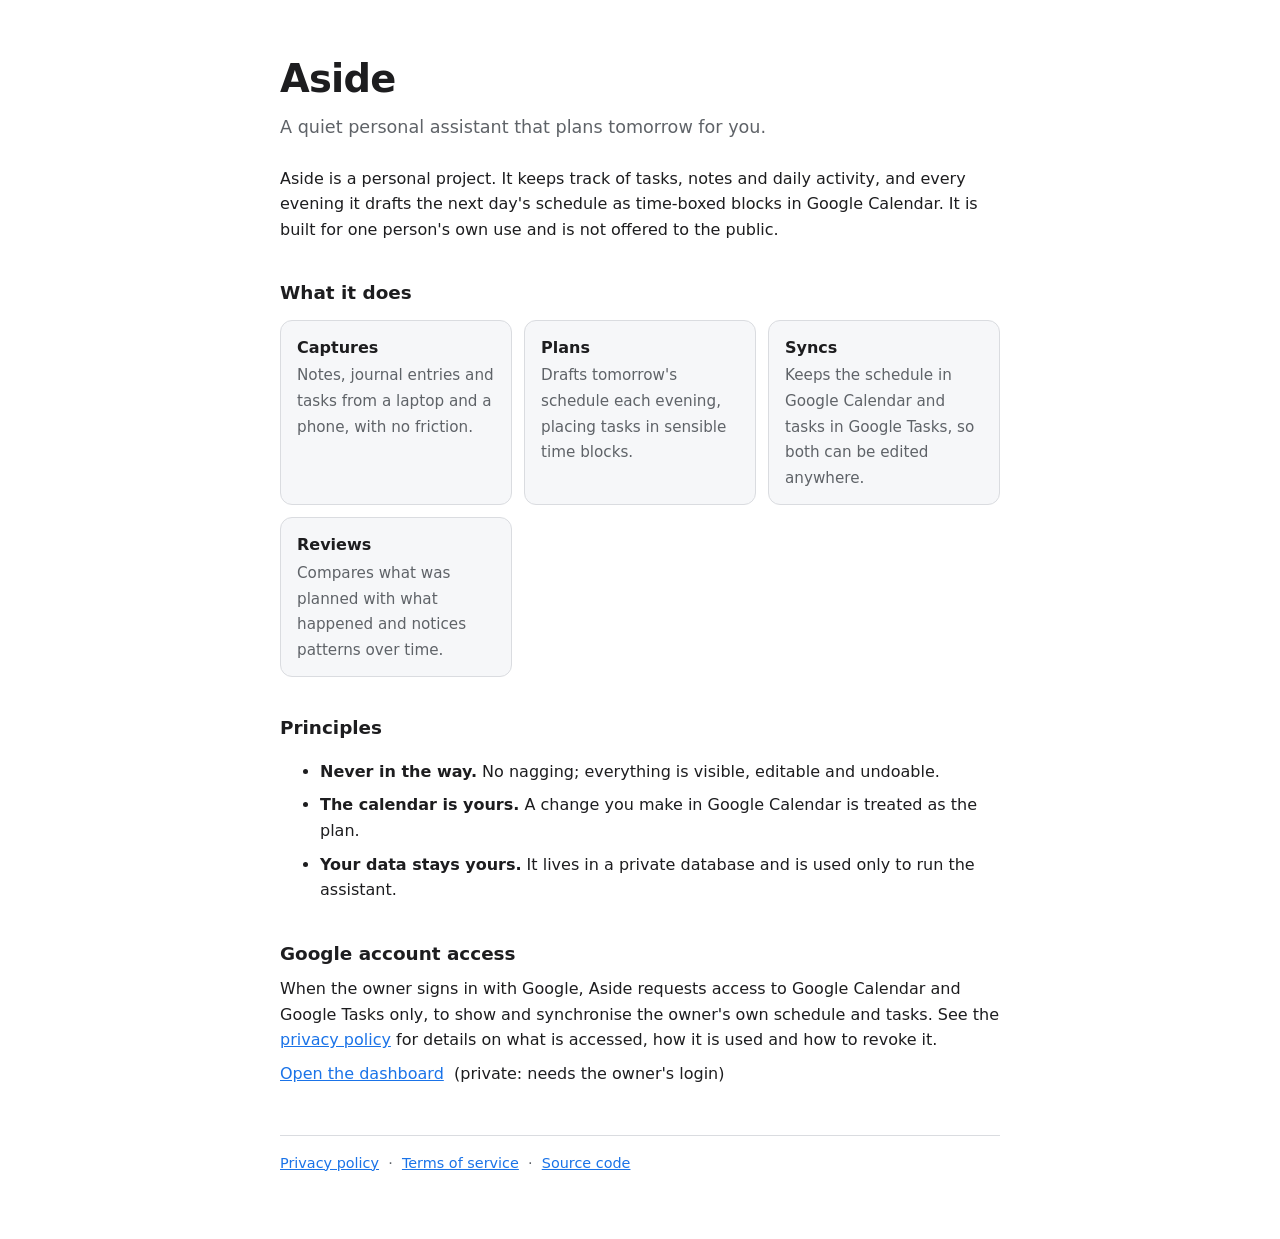
<file: site/index.html>
<!doctype html>
<html lang="en">
<head>
<meta charset="utf-8">
<meta name="viewport" content="width=device-width, initial-scale=1">
<title>Aside</title>
<meta name="description" content="Aside is a quiet personal assistant that plans the next day's schedule from your tasks, notes and activity.">
<style>
  :root { --bg: #ffffff; --fg: #1d1d1f; --muted: #5f6368; --line: #dadce0; --accent: #1a73e8; --card: #f6f7f9; }
  @media (prefers-color-scheme: dark) {
    :root { --bg: #131316; --fg: #e8e8ea; --muted: #a0a3a8; --line: #2e2f34; --accent: #8ab4f8; --card: #1b1c20; }
  }
  body { margin: 0; background: var(--bg); color: var(--fg); font: 16px/1.6 system-ui, -apple-system, "Segoe UI", Roboto, sans-serif; }
  main { max-width: 720px; margin: 0 auto; padding: 48px 16px 64px; }
  h1 { font-size: 2.4rem; margin: 0; letter-spacing: -0.02em; }
  .tag { color: var(--muted); font-size: 1.1rem; margin: 4px 0 24px; }
  h2 { font-size: 1.15rem; margin: 36px 0 8px; }
  p, li { margin: 8px 0; }
  .grid { display: grid; grid-template-columns: repeat(auto-fit, minmax(210px, 1fr)); gap: 12px; margin-top: 12px; }
  .card { background: var(--card); border: 1px solid var(--line); border-radius: 12px; padding: 14px 16px; }
  .card strong { display: block; margin-bottom: 2px; }
  .card span { color: var(--muted); font-size: 0.95rem; }
  footer { margin-top: 48px; padding-top: 16px; border-top: 1px solid var(--line); color: var(--muted); font-size: 0.9rem; }
  a { color: var(--accent); }
</style>
</head>
<body>
<main>
  <h1>Aside</h1>
  <p class="tag">A quiet personal assistant that plans tomorrow for you.</p>

  <p>Aside is a personal project. It keeps track of tasks, notes and daily activity, and every evening it drafts the next day's schedule as time-boxed blocks in Google Calendar. It is built for one person's own use and is not offered to the public.</p>

  <h2>What it does</h2>
  <div class="grid">
    <div class="card"><strong>Captures</strong><span>Notes, journal entries and tasks from a laptop and a phone, with no friction.</span></div>
    <div class="card"><strong>Plans</strong><span>Drafts tomorrow's schedule each evening, placing tasks in sensible time blocks.</span></div>
    <div class="card"><strong>Syncs</strong><span>Keeps the schedule in Google Calendar and tasks in Google Tasks, so both can be edited anywhere.</span></div>
    <div class="card"><strong>Reviews</strong><span>Compares what was planned with what happened and notices patterns over time.</span></div>
  </div>

  <h2>Principles</h2>
  <ul>
    <li><strong>Never in the way.</strong> No nagging; everything is visible, editable and undoable.</li>
    <li><strong>The calendar is yours.</strong> A change you make in Google Calendar is treated as the plan.</li>
    <li><strong>Your data stays yours.</strong> It lives in a private database and is used only to run the assistant.</li>
  </ul>

  <h2>Google account access</h2>
  <p>When the owner signs in with Google, Aside requests access to Google Calendar and Google Tasks only, to show and synchronise the owner's own schedule and tasks. See the <a href="privacy.html">privacy policy</a> for details on what is accessed, how it is used and how to revoke it.</p>

  <p><a href="app/">Open the dashboard</a> &nbsp;(private: needs the owner's login)</p>

  <footer>
    <a href="privacy.html">Privacy policy</a>
    &nbsp;·&nbsp; <a href="terms.html">Terms of service</a>
    &nbsp;·&nbsp; <a href="https://github.com/akashKawalkar/aside">Source code</a>
  </footer>
</main>
</body>
</html>
</file>
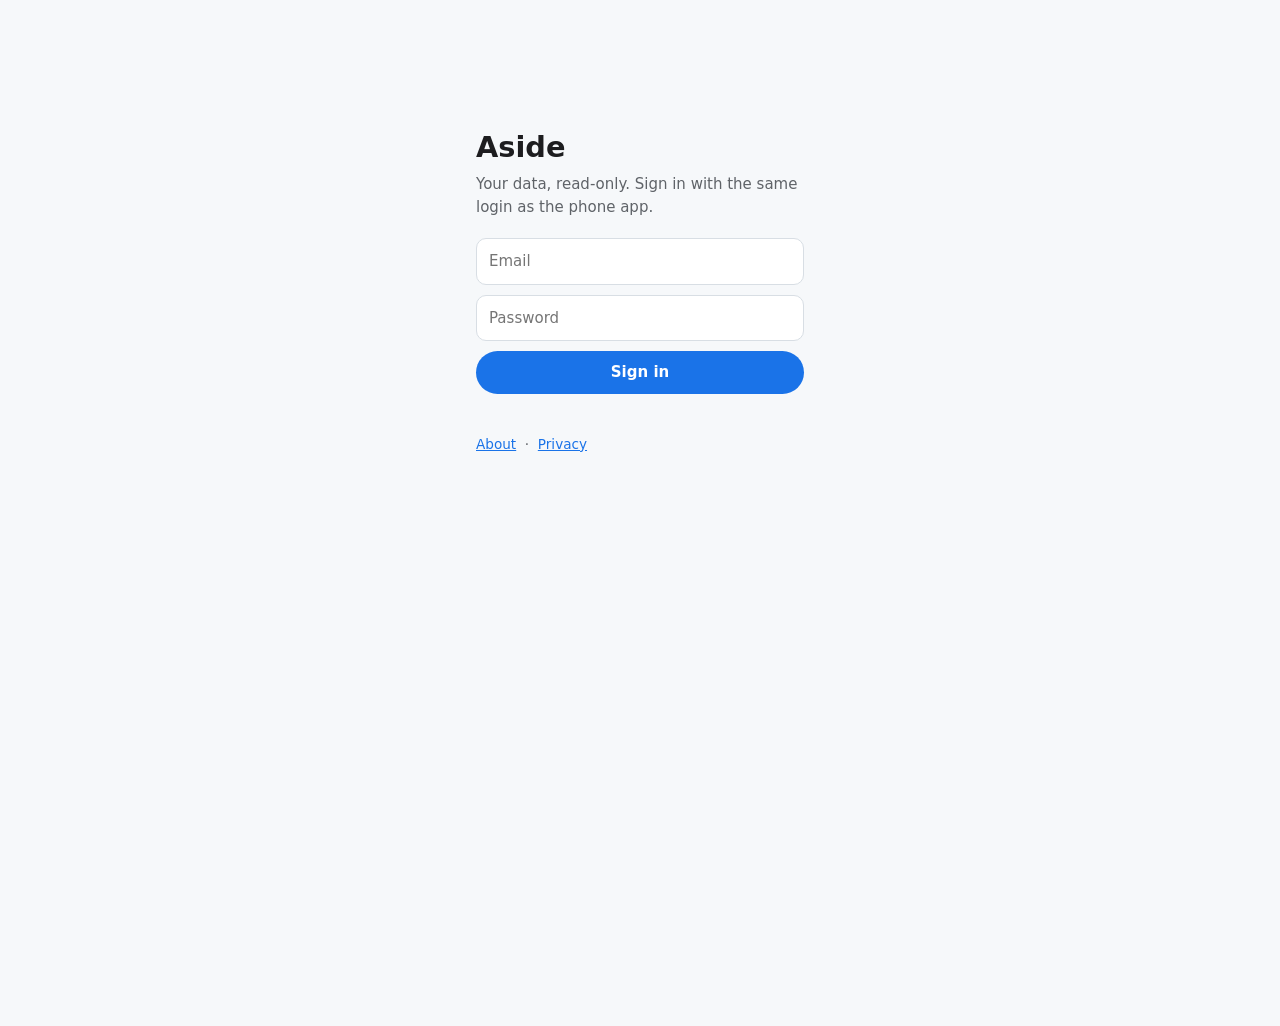
<file: site/app/index.html>
<!doctype html>
<html lang="en">
<head>
<meta charset="utf-8">
<meta name="viewport" content="width=device-width, initial-scale=1">
<meta name="robots" content="noindex, nofollow">
<meta http-equiv="Content-Security-Policy"
      content="default-src 'self'; connect-src 'self' https://*.supabase.co; style-src 'self' 'unsafe-inline'; img-src 'self' data:; base-uri 'none'; form-action 'none'">
<title>Aside dashboard</title>
<link rel="stylesheet" href="style.css">
</head>
<body>

<section id="login" class="login hidden">
  <h1>Aside</h1>
  <p>Your data, read-only. Sign in with the same login as the phone app.</p>
  <form id="login-form">
    <input id="email" type="email" placeholder="Email" autocomplete="username" required>
    <input id="password" type="password" placeholder="Password" autocomplete="current-password" required>
    <button class="btn" id="login-btn" type="submit">Sign in</button>
    <div id="login-error" class="error"></div>
  </form>
  <p class="small muted" style="margin-top:22px"><a href="../">About</a> &nbsp;·&nbsp; <a href="../privacy.html">Privacy</a></p>
</section>

<div id="app" class="hidden">
  <header class="top">
    <div class="bar">
      <h1>Aside</h1>
      <div class="who"><span id="who"></span><button class="btn ghost" id="refresh" type="button">Refresh</button><button class="btn ghost" id="logout" type="button">Sign out</button></div>
    </div>
    <nav id="nav"></nav>
  </header>
  <main id="view"></main>
</div>

<noscript><p style="padding:20px">This page needs JavaScript.</p></noscript>
<script src="config.js"></script>
<script src="app.js"></script>
</body>
</html>
</file>
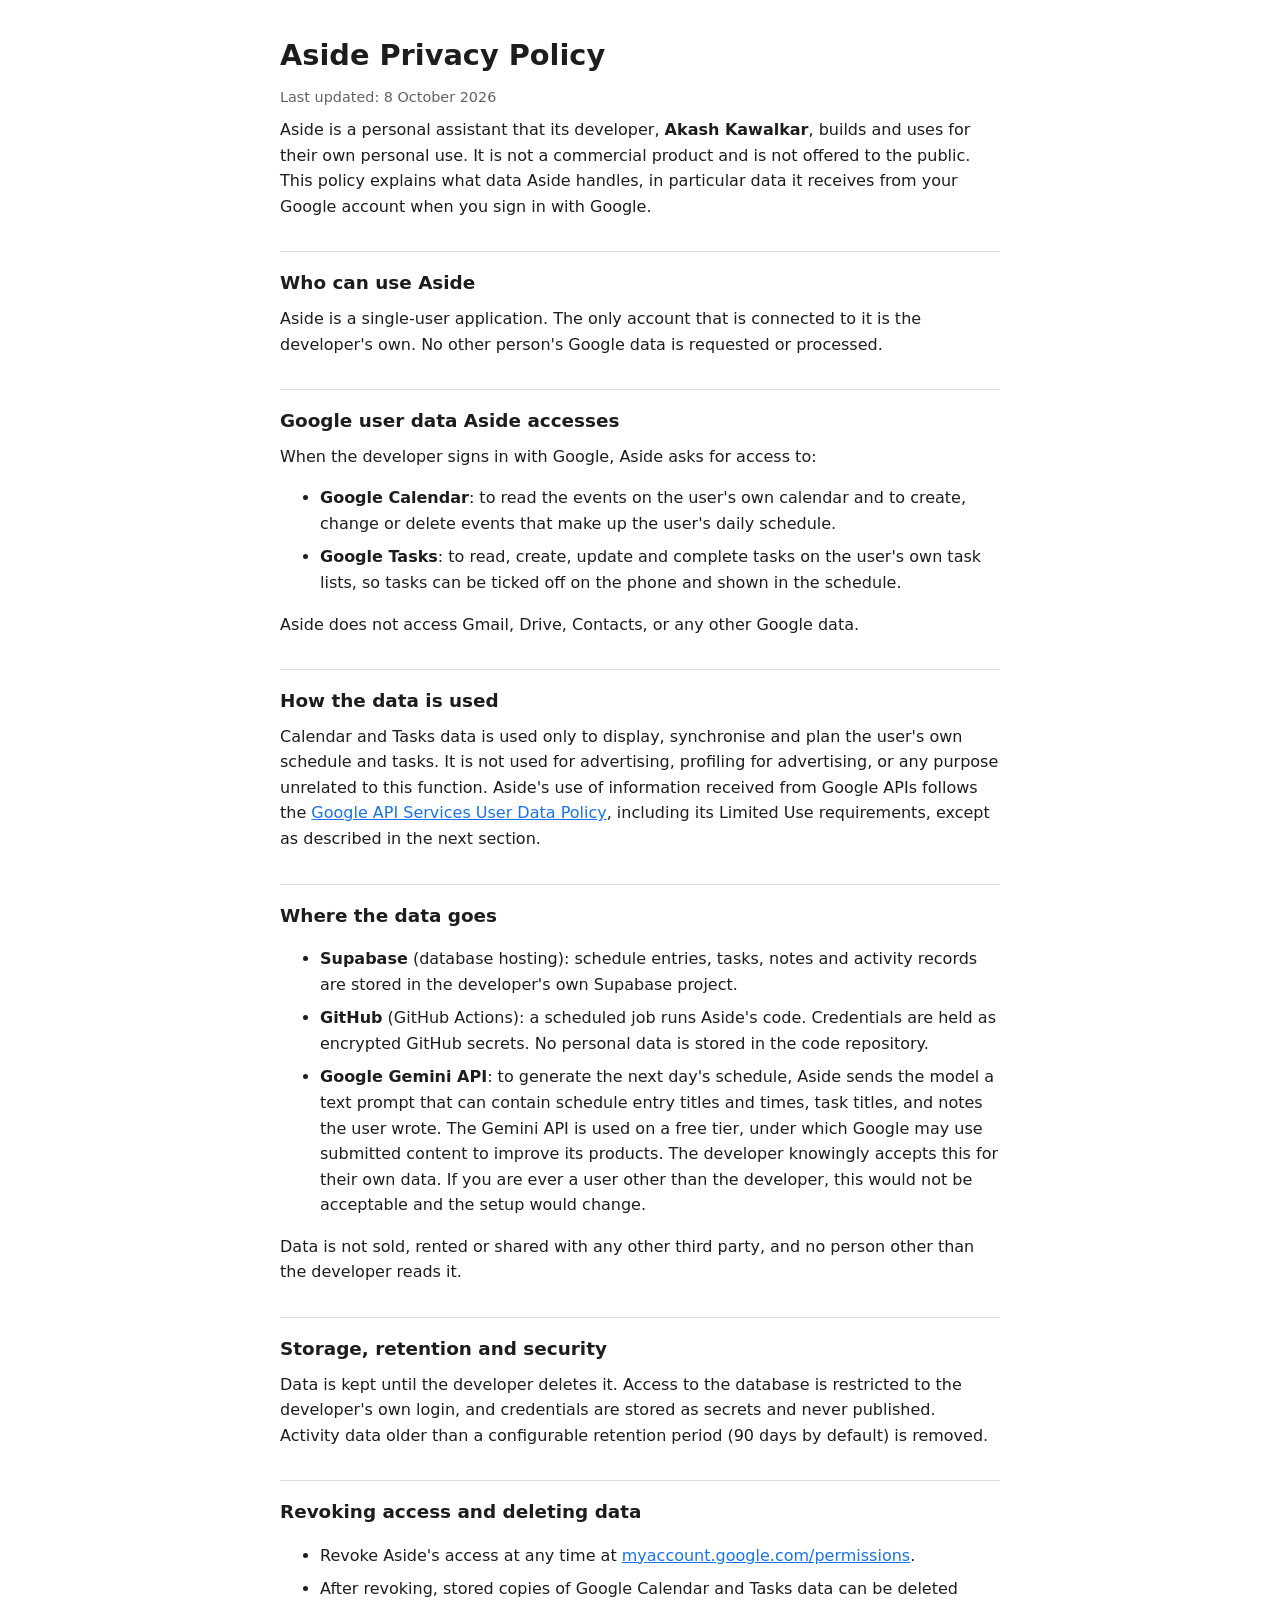
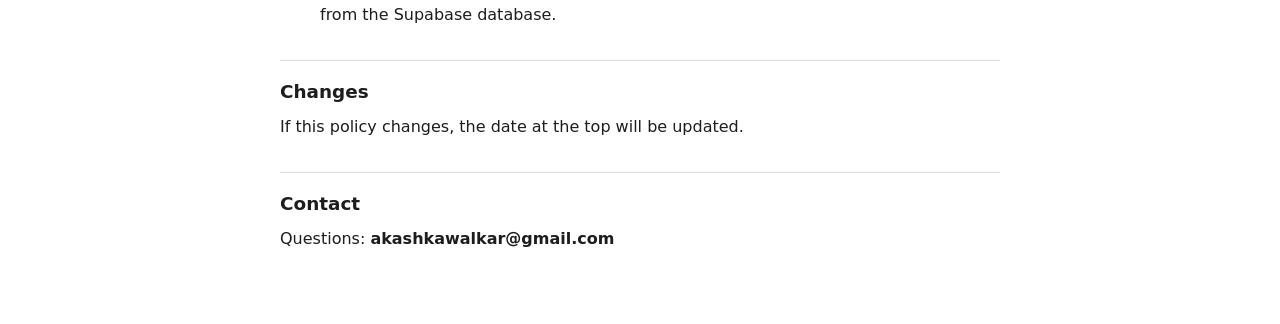
<file: site/privacy.html>
<!doctype html>
<html lang="en">
<head>
<meta charset="utf-8">
<meta name="viewport" content="width=device-width, initial-scale=1">
<title>Aside Privacy Policy</title>
<style>
  :root { --bg: #ffffff; --fg: #1d1d1f; --muted: #5f6368; --line: #dadce0; --accent: #1a73e8; }
  @media (prefers-color-scheme: dark) {
    :root { --bg: #131316; --fg: #e8e8ea; --muted: #a0a3a8; --line: #2e2f34; --accent: #8ab4f8; }
  }
  body { margin: 0; background: var(--bg); color: var(--fg); font: 16px/1.6 system-ui, -apple-system, "Segoe UI", Roboto, sans-serif; }
  main { max-width: 720px; margin: 0 auto; padding: 32px 16px 64px; }
  h1 { font-size: 1.8rem; margin: 0 0 4px; }
  h2 { font-size: 1.15rem; margin: 32px 0 8px; padding-top: 16px; border-top: 1px solid var(--line); }
  p, li { margin: 8px 0; }
  .muted { color: var(--muted); font-size: 0.9rem; }
  a { color: var(--accent); }
</style>
</head>
<body>
<main>
  <h1>Aside Privacy Policy</h1>
  <p class="muted">Last updated: 8 October 2026</p>

  <p>Aside is a personal assistant that its developer, <strong>Akash Kawalkar</strong>, builds and uses for their own personal use. It is not a commercial product and is not offered to the public. This policy explains what data Aside handles, in particular data it receives from your Google account when you sign in with Google.</p>

  <h2>Who can use Aside</h2>
  <p>Aside is a single-user application. The only account that is connected to it is the developer's own. No other person's Google data is requested or processed.</p>

  <h2>Google user data Aside accesses</h2>
  <p>When the developer signs in with Google, Aside asks for access to:</p>
  <ul>
    <li><strong>Google Calendar</strong>: to read the events on the user's own calendar and to create, change or delete events that make up the user's daily schedule.</li>
    <li><strong>Google Tasks</strong>: to read, create, update and complete tasks on the user's own task lists, so tasks can be ticked off on the phone and shown in the schedule.</li>
  </ul>
  <p>Aside does not access Gmail, Drive, Contacts, or any other Google data.</p>

  <h2>How the data is used</h2>
  <p>Calendar and Tasks data is used only to display, synchronise and plan the user's own schedule and tasks. It is not used for advertising, profiling for advertising, or any purpose unrelated to this function. Aside's use of information received from Google APIs follows the <a href="https://developers.google.com/terms/api-services-user-data-policy">Google API Services User Data Policy</a>, including its Limited Use requirements, except as described in the next section.</p>

  <h2>Where the data goes</h2>
  <ul>
    <li><strong>Supabase</strong> (database hosting): schedule entries, tasks, notes and activity records are stored in the developer's own Supabase project.</li>
    <li><strong>GitHub</strong> (GitHub Actions): a scheduled job runs Aside's code. Credentials are held as encrypted GitHub secrets. No personal data is stored in the code repository.</li>
    <li><strong>Google Gemini API</strong>: to generate the next day's schedule, Aside sends the model a text prompt that can contain schedule entry titles and times, task titles, and notes the user wrote. The Gemini API is used on a free tier, under which Google may use submitted content to improve its products. The developer knowingly accepts this for their own data. If you are ever a user other than the developer, this would not be acceptable and the setup would change.</li>
  </ul>
  <p>Data is not sold, rented or shared with any other third party, and no person other than the developer reads it.</p>

  <h2>Storage, retention and security</h2>
  <p>Data is kept until the developer deletes it. Access to the database is restricted to the developer's own login, and credentials are stored as secrets and never published. Activity data older than a configurable retention period (90 days by default) is removed.</p>

  <h2>Revoking access and deleting data</h2>
  <ul>
    <li>Revoke Aside's access at any time at <a href="https://myaccount.google.com/permissions">myaccount.google.com/permissions</a>.</li>
    <li>After revoking, stored copies of Google Calendar and Tasks data can be deleted from the Supabase database.</li>
  </ul>

  <h2>Changes</h2>
  <p>If this policy changes, the date at the top will be updated.</p>

  <h2>Contact</h2>
  <p>Questions: <strong>akashkawalkar@gmail.com</strong></p>
</main>
</body>
</html>
</file>
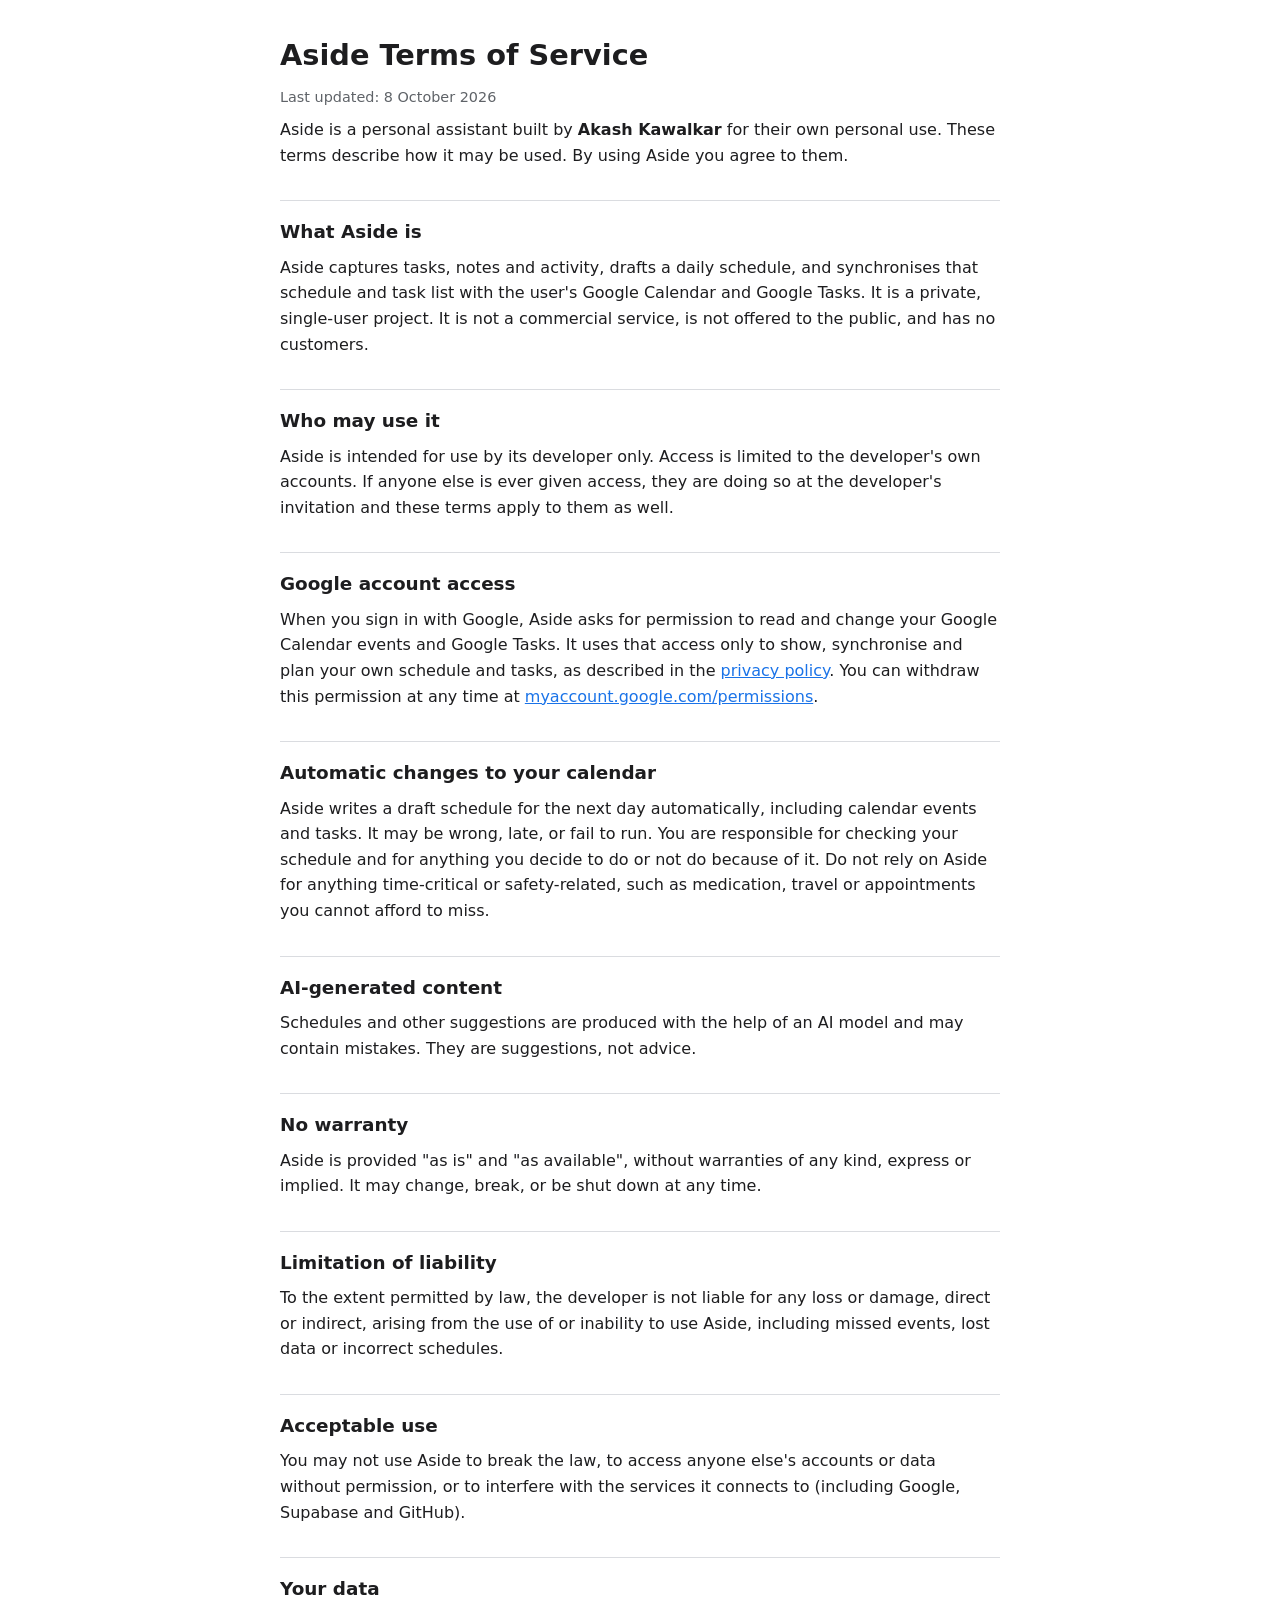
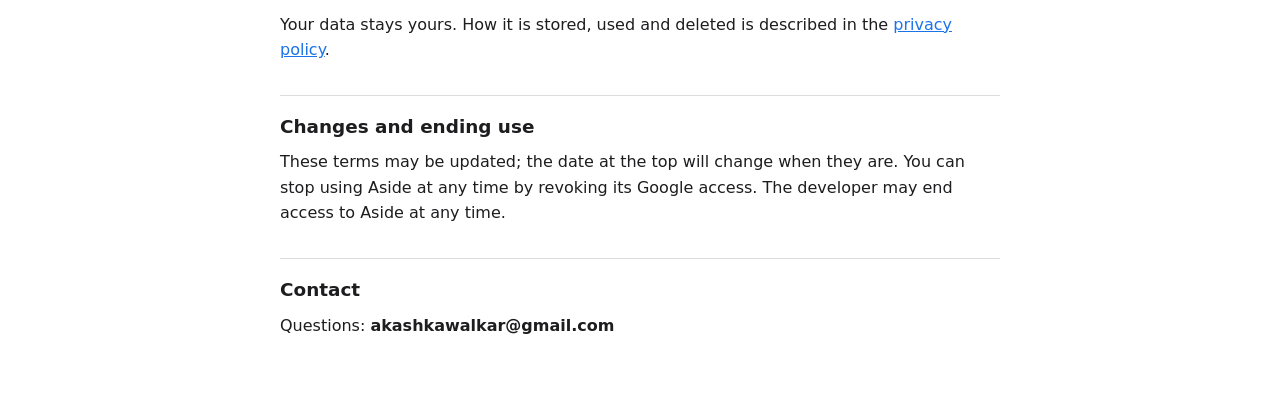
<file: site/terms.html>
<!doctype html>
<html lang="en">
<head>
<meta charset="utf-8">
<meta name="viewport" content="width=device-width, initial-scale=1">
<title>Aside Terms of Service</title>
<style>
  :root { --bg: #ffffff; --fg: #1d1d1f; --muted: #5f6368; --line: #dadce0; --accent: #1a73e8; }
  @media (prefers-color-scheme: dark) {
    :root { --bg: #131316; --fg: #e8e8ea; --muted: #a0a3a8; --line: #2e2f34; --accent: #8ab4f8; }
  }
  body { margin: 0; background: var(--bg); color: var(--fg); font: 16px/1.6 system-ui, -apple-system, "Segoe UI", Roboto, sans-serif; }
  main { max-width: 720px; margin: 0 auto; padding: 32px 16px 64px; }
  h1 { font-size: 1.8rem; margin: 0 0 4px; }
  h2 { font-size: 1.15rem; margin: 32px 0 8px; padding-top: 16px; border-top: 1px solid var(--line); }
  p, li { margin: 8px 0; }
  .muted { color: var(--muted); font-size: 0.9rem; }
  a { color: var(--accent); }
</style>
</head>
<body>
<main>
  <h1>Aside Terms of Service</h1>
  <p class="muted">Last updated: 8 October 2026</p>

  <p>Aside is a personal assistant built by <strong>Akash Kawalkar</strong> for their own personal use. These terms describe how it may be used. By using Aside you agree to them.</p>

  <h2>What Aside is</h2>
  <p>Aside captures tasks, notes and activity, drafts a daily schedule, and synchronises that schedule and task list with the user's Google Calendar and Google Tasks. It is a private, single-user project. It is not a commercial service, is not offered to the public, and has no customers.</p>

  <h2>Who may use it</h2>
  <p>Aside is intended for use by its developer only. Access is limited to the developer's own accounts. If anyone else is ever given access, they are doing so at the developer's invitation and these terms apply to them as well.</p>

  <h2>Google account access</h2>
  <p>When you sign in with Google, Aside asks for permission to read and change your Google Calendar events and Google Tasks. It uses that access only to show, synchronise and plan your own schedule and tasks, as described in the <a href="privacy.html">privacy policy</a>. You can withdraw this permission at any time at <a href="https://myaccount.google.com/permissions">myaccount.google.com/permissions</a>.</p>

  <h2>Automatic changes to your calendar</h2>
  <p>Aside writes a draft schedule for the next day automatically, including calendar events and tasks. It may be wrong, late, or fail to run. You are responsible for checking your schedule and for anything you decide to do or not do because of it. Do not rely on Aside for anything time-critical or safety-related, such as medication, travel or appointments you cannot afford to miss.</p>

  <h2>AI-generated content</h2>
  <p>Schedules and other suggestions are produced with the help of an AI model and may contain mistakes. They are suggestions, not advice.</p>

  <h2>No warranty</h2>
  <p>Aside is provided "as is" and "as available", without warranties of any kind, express or implied. It may change, break, or be shut down at any time.</p>

  <h2>Limitation of liability</h2>
  <p>To the extent permitted by law, the developer is not liable for any loss or damage, direct or indirect, arising from the use of or inability to use Aside, including missed events, lost data or incorrect schedules.</p>

  <h2>Acceptable use</h2>
  <p>You may not use Aside to break the law, to access anyone else's accounts or data without permission, or to interfere with the services it connects to (including Google, Supabase and GitHub).</p>

  <h2>Your data</h2>
  <p>Your data stays yours. How it is stored, used and deleted is described in the <a href="privacy.html">privacy policy</a>.</p>

  <h2>Changes and ending use</h2>
  <p>These terms may be updated; the date at the top will change when they are. You can stop using Aside at any time by revoking its Google access. The developer may end access to Aside at any time.</p>

  <h2>Contact</h2>
  <p>Questions: <strong>akashkawalkar@gmail.com</strong></p>
</main>
</body>
</html>
</file>
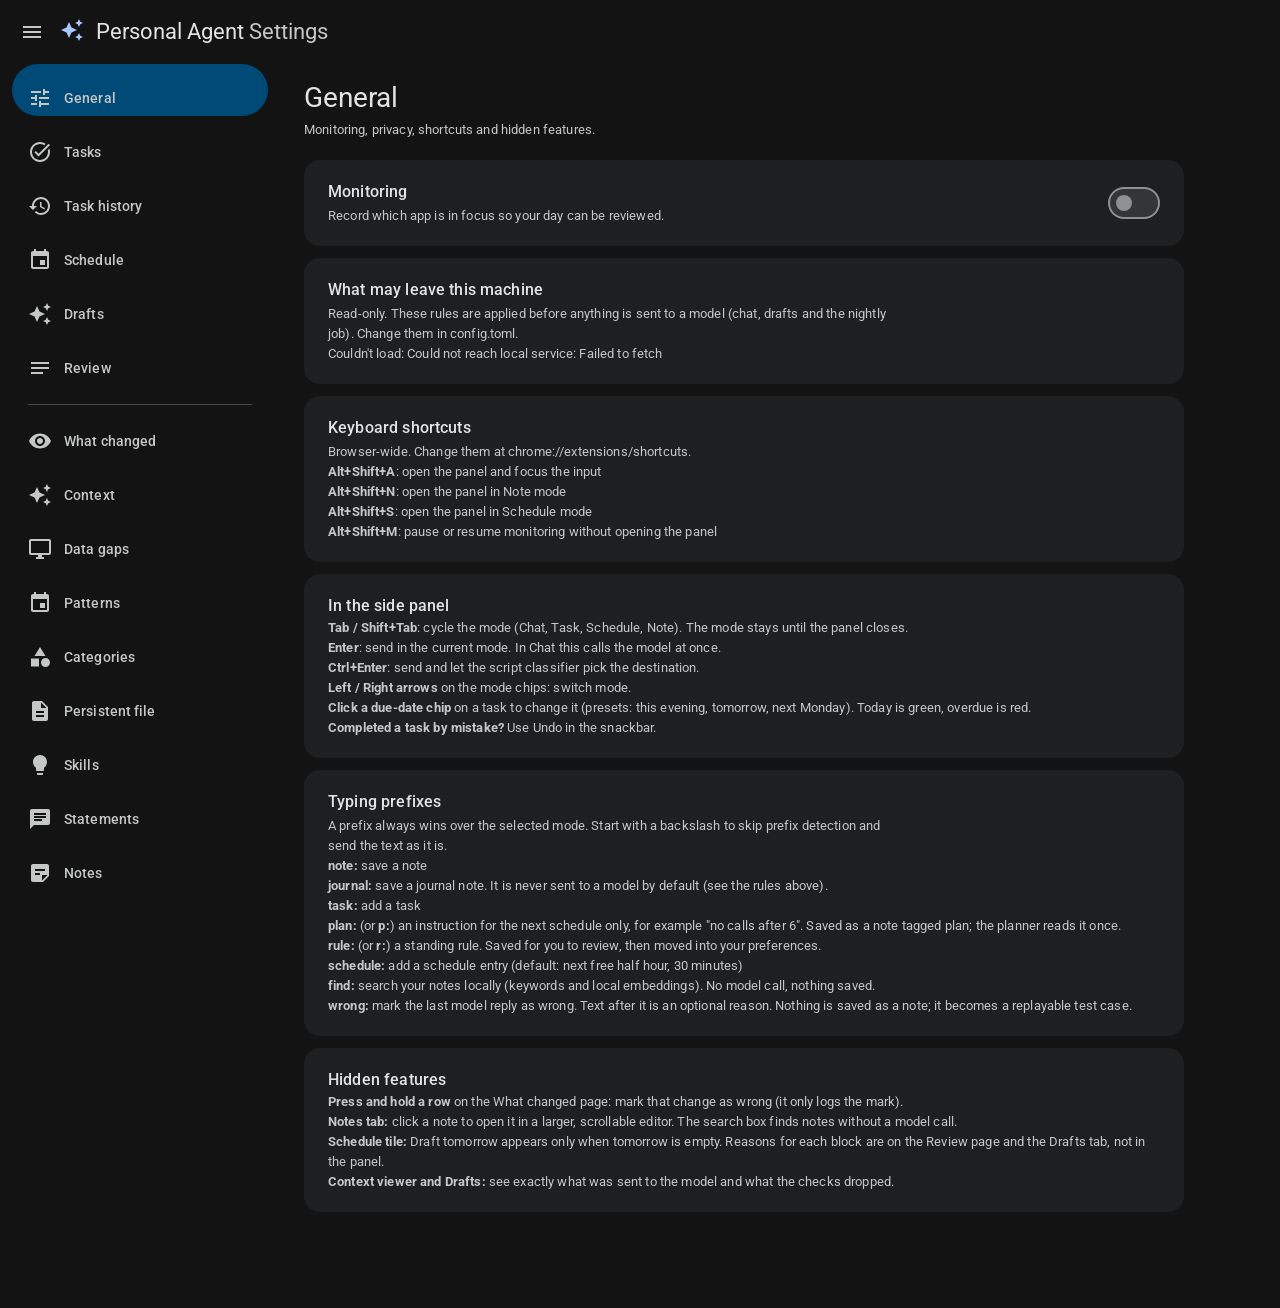
<file: extension1/settings/settings.html>
<!DOCTYPE html>
<html lang="en">
<head>
  <meta charset="UTF-8" />
  <meta name="viewport" content="width=device-width, initial-scale=1" />
  <title>Personal Agent — Settings</title>
  <link rel="stylesheet" href="../shared/ui/fonts.css" />
  <link rel="stylesheet" href="../shared/ui/tokens.css" />
  <link rel="stylesheet" href="../shared/ui/components.css" />
  <link rel="stylesheet" href="../shared/ui/pickers.css" />
  <link rel="stylesheet" href="../shared/ui/event.css" />
  <link rel="stylesheet" href="../shared/ui/draft.css" />
  <link rel="stylesheet" href="settings.css" />
</head>
<body>
  <div id="shell">

    <header id="top-bar">
      <button id="nav-toggle" class="icon-btn stateful" aria-label="Collapse navigation" data-icon="menu"></button>
      <span class="app-mark" data-icon="spark"></span>
      <h1>Personal Agent <span class="muted">Settings</span></h1>
    </header>

    <nav id="drawer" aria-label="Settings sections">
      <span id="nav-indicator" aria-hidden="true"></span>
      <button class="nav-item stateful" data-tab="general"><span class="nav-icon" data-icon="tune"></span><span class="nav-label">General</span></button>
      <button class="nav-item stateful" data-tab="tasks"><span class="nav-icon" data-icon="task_alt"></span><span class="nav-label">Tasks</span></button>
      <button class="nav-item stateful" data-tab="task-history"><span class="nav-icon" data-icon="history"></span><span class="nav-label">Task history</span></button>
      <button class="nav-item stateful" data-tab="schedule"><span class="nav-icon" data-icon="event"></span><span class="nav-label">Schedule</span></button>
      <button class="nav-item stateful" data-tab="drafts"><span class="nav-icon" data-icon="spark"></span><span class="nav-label">Drafts</span></button>
      <button class="nav-item stateful" data-tab="review"><span class="nav-icon" data-icon="notes"></span><span class="nav-label">Review</span></button>
      <span class="nav-divider"></span>
      <button class="nav-item stateful" data-tab="inspect"><span class="nav-icon" data-icon="visibility"></span><span class="nav-label">What changed</span></button>
      <button class="nav-item stateful" data-tab="context"><span class="nav-icon" data-icon="spark"></span><span class="nav-label">Context</span></button>
      <button class="nav-item stateful" data-tab="data-gaps"><span class="nav-icon" data-icon="monitor"></span><span class="nav-label">Data gaps</span></button>
      <button class="nav-item stateful" data-tab="observations"><span class="nav-icon" data-icon="event"></span><span class="nav-label">Patterns</span></button>
      <button class="nav-item stateful" data-tab="categories"><span class="nav-icon" data-icon="category"></span><span class="nav-label">Categories</span></button>
      <button class="nav-item stateful" data-tab="persistent-file"><span class="nav-icon" data-icon="description"></span><span class="nav-label">Persistent file</span></button>
            <button class="nav-item stateful" data-tab="skills"><span class="nav-icon" data-icon="lightbulb"></span><span class="nav-label">Skills</span></button>
      <button class="nav-item stateful" data-tab="statements"><span class="nav-icon" data-icon="chat"></span><span class="nav-label">Statements</span></button>
<button class="nav-item stateful" data-tab="notes"><span class="nav-icon" data-icon="sticky_note_2"></span><span class="nav-label">Notes</span></button>
      <button class="nav-item stateful" data-tab="tables"><span class="nav-icon" data-icon="table_chart"></span><span class="nav-label">Tables</span></button>
      <button class="nav-item stateful" data-tab="ring-log"><span class="nav-icon" data-icon="sync_problem"></span><span class="nav-label">Connection log</span></button>
    </nav>

    <main id="content">

      <!-- General: monitoring toggle -->
      <section class="tab-panel active" id="tab-general">
        <header class="section-head">
          <h2>General</h2>
          <p class="supporting">Monitoring, privacy, shortcuts and hidden features.</p>
        </header>

        <div class="card setting-card">
          <div class="setting-row">
            <div class="setting-text">
              <div class="title-medium">Monitoring</div>
              <div class="supporting">Record which app is in focus so your day can be reviewed.</div>
            </div>
            <label class="switch">
              <input type="checkbox" id="toggle-monitoring" role="switch" aria-label="Monitoring enabled" />
              <span class="track"><span class="thumb"></span></span>
            </label>
          </div>
        </div>

        <div class="card setting-card">
          <div class="setting-text">
            <div class="title-medium">What may leave this machine</div>
            <div class="supporting">Read-only. These rules are applied before anything is sent to a model (chat, drafts and the nightly job). Change them in config.toml.</div>
          </div>
          <div id="privacy-view" class="flex-column gap-3"></div>
        </div>

        <div class="card setting-card">
          <div class="setting-text">
            <div class="title-medium">Keyboard shortcuts</div>
            <div class="supporting">Browser-wide. Change them at chrome://extensions/shortcuts.</div>
          </div>
          <div class="flex-column gap-3">
            <div class="supporting"><b>Alt+Shift+A</b>: open the panel and focus the input</div>
            <div class="supporting"><b>Alt+Shift+N</b>: open the panel in Note mode</div>
            <div class="supporting"><b>Alt+Shift+S</b>: open the panel in Schedule mode</div>
            <div class="supporting"><b>Alt+Shift+M</b>: pause or resume monitoring without opening the panel</div>
          </div>
        </div>

        <div class="card setting-card">
          <div class="setting-text">
            <div class="title-medium">In the side panel</div>
          </div>
          <div class="flex-column gap-3">
            <div class="supporting"><b>Tab / Shift+Tab</b>: cycle the mode (Chat, Task, Schedule, Note). The mode stays until the panel closes.</div>
            <div class="supporting"><b>Enter</b>: send in the current mode. In Chat this calls the model at once.</div>
            <div class="supporting"><b>Ctrl+Enter</b>: send and let the script classifier pick the destination.</div>
            <div class="supporting"><b>Left / Right arrows</b> on the mode chips: switch mode.</div>
            <div class="supporting"><b>Click a due-date chip</b> on a task to change it (presets: this evening, tomorrow, next Monday). Today is green, overdue is red.</div>
            <div class="supporting"><b>Completed a task by mistake?</b> Use Undo in the snackbar.</div>
          </div>
        </div>

        <div class="card setting-card">
          <div class="setting-text">
            <div class="title-medium">Typing prefixes</div>
            <div class="supporting">A prefix always wins over the selected mode. Start with a backslash to skip prefix detection and send the text as it is.</div>
          </div>
          <div class="flex-column gap-3">
            <div class="supporting"><b>note:</b> save a note</div>
            <div class="supporting"><b>journal:</b> save a journal note. It is never sent to a model by default (see the rules above).</div>
            <div class="supporting"><b>task:</b> add a task</div>
            <div class="supporting"><b>plan:</b> (or <b>p:</b>) an instruction for the next schedule only, for example "no calls after 6". Saved as a note tagged plan; the planner reads it once.</div>
            <div class="supporting"><b>rule:</b> (or <b>r:</b>) a standing rule. Saved for you to review, then moved into your preferences.</div>
            <div class="supporting"><b>schedule:</b> add a schedule entry (default: next free half hour, 30 minutes)</div>
            <div class="supporting"><b>find:</b> search your notes locally (keywords and local embeddings). No model call, nothing saved.</div>
            <div class="supporting"><b>wrong:</b> mark the last model reply as wrong. Text after it is an optional reason. Nothing is saved as a note; it becomes a replayable test case.</div>
          </div>
        </div>

        <div class="card setting-card">
          <div class="setting-text">
            <div class="title-medium">Hidden features</div>
          </div>
          <div class="flex-column gap-3">
            <div class="supporting"><b>Press and hold a row</b> on the What changed page: mark that change as wrong (it only logs the mark).</div>
            <div class="supporting"><b>Notes tab:</b> click a note to open it in a larger, scrollable editor. The search box finds notes without a model call.</div>
            <div class="supporting"><b>Schedule tile:</b> Draft tomorrow appears only when tomorrow is empty. Reasons for each block are on the Review page and the Drafts tab, not in the panel.</div>
            <div class="supporting"><b>Context viewer and Drafts:</b> see exactly what was sent to the model and what the checks dropped.</div>
          </div>
        </div>
      </section>

      <!-- Tasks: every pending task, editable inline (Google Tasks style) -->
      <section class="tab-panel" id="tab-tasks">
        <header class="section-head">
          <h2>Tasks</h2>
          <p class="supporting">Pending tasks, soonest due first. Edit a title in place and press Enter; click the date to reschedule.</p>
        </header>
        <div class="card list-card" id="tasks-view"></div>
      </section>

      <!-- Task history: completed, deleted and expired -->
      <section class="tab-panel" id="tab-task-history">
        <header class="section-head">
          <h2>Task history</h2>
          <p class="supporting">Tasks that were completed, deleted or expired, newest first.</p>
        </header>
        <div class="card list-card" id="task-history-view"></div>
      </section>

      <!-- Schedule: one day at a time -->
      <section class="tab-panel" id="tab-schedule">
        <header class="section-head">
          <h2>Schedule</h2>
          <p class="supporting">Browse any day. Click an entry to edit it.</p>
        </header>
        <div class="sched-toolbar">
          <button id="schedule-today" class="btn outlined stateful">Today</button>
          <button id="schedule-prev" class="icon-btn stateful" aria-label="Previous day" data-icon="chevron_left"></button>
          <button id="schedule-next" class="icon-btn stateful" aria-label="Next day" data-icon="chevron_right"></button>
          <button id="schedule-date" class="date-label stateful" aria-haspopup="dialog"></button>
        </div>
        <div class="card list-card" id="schedule-view"></div>
      </section>

      <!-- Drafts: every generated schedule version, with reasons -->
      <section class="tab-panel" id="tab-drafts">
        <header class="section-head">
          <h2>Drafts</h2>
          <p class="supporting">Every schedule draft ever made, newest first: why each block was proposed, what the checks dropped, and how the day turned out against the first draft.</p>
        </header>
        <div id="drafts-list" class="flex-column gap-3"></div>
      </section>

      <!-- Review: the latest nightly review plus when and how it is delivered -->
      <section class="tab-panel" id="tab-review">
        <header class="section-head">
          <h2>Review</h2>
          <p class="supporting">Written each night so you can plan tomorrow. It never interrupts: it's here when you look.</p>
        </header>
        <div class="card review-card" id="review-view"></div>
        <div class="review-actions">
          <button id="review-preview" class="btn outlined stateful">Preview today</button>
        </div>

        <div id="review-draft-group" hidden>
          <h3 class="group-title">Tomorrow</h3>
          <div class="card setting-card" id="review-draft-card"></div>
        </div>

        <h3 class="group-title">Delivery</h3>
        <div class="card setting-card">
          <div class="setting-row">
            <div class="setting-text">
              <div class="title-medium">Written at</div>
              <div class="supporting">Your laptop has to be on. If it isn't, that night is skipped.</div>
            </div>
            <div id="review-time-slot"></div>
          </div>
        </div>
        <div class="card setting-card">
          <div class="setting-row">
            <div class="setting-text">
              <div class="title-medium">Email me the review</div>
              <div class="supporting">Off by default. Sent right after it's written, at the interval you pick.</div>
            </div>
            <label class="switch">
              <input type="checkbox" id="review-email-toggle" role="switch" aria-label="Email the review" />
              <span class="track"><span class="thumb"></span></span>
            </label>
          </div>
          <div class="review-fields">
            <div class="text-field">
              <input id="review-recipient" type="email" placeholder=" " autocomplete="email" />
              <span class="label">Send to</span>
            </div>
            <div id="review-frequency-slot"></div>
          </div>
        </div>
      </section>

      <!-- What changed -->
      <section class="tab-panel" id="tab-inspect">
        <header class="section-head">
          <h2>What changed</h2>
          <p class="supporting">Every change made to the persistent file, and what caused it. Undo puts an entry back as it was.</p>
        </header>
        <div id="diff-log-view"></div>
      </section>

      <!-- Context viewer -->
      <section class="tab-panel" id="tab-context">
        <header class="section-head">
          <h2>Context</h2>
          <p class="supporting">What went into each prompt, what was left out and why. Open one to replay it under another recipe.</p>
        </header>
        <div id="context-view"></div>
      </section>

      <!-- Data gaps -->
      <section class="tab-panel" id="tab-data-gaps">
        <header class="section-head">
          <h2>Data gaps</h2>
          <p class="supporting">Where tracking has holes during waking hours, and why. Idle time counts as tracked.</p>
        </header>
        <div id="gaps-health" class="gaps-health"></div>
        <div class="gaps-month">
          <button type="button" class="icon-btn stateful" id="gaps-prev" aria-label="Previous month" data-icon="chevron_left"></button>
          <span id="gaps-title" class="gaps-title"></span>
          <button type="button" class="icon-btn stateful" id="gaps-next" aria-label="Next month" data-icon="chevron_right"></button>
        </div>
        <div id="gaps-view"></div>
      </section>

      <!-- Code-only pattern observations -->
      <section class="tab-panel" id="tab-observations">
        <header class="section-head">
          <h2>Patterns</h2>
          <p class="supporting">Repeated patterns from recorded schedules, sessions, and task changes. Schedule routines are marked with a question after two expected days are missed and dropped after three. Delete anything you do not want kept.</p>
        </header>
        <div id="observations-view" class="flex-column gap-3"></div>
      </section>

      <!-- Weekly category review & rules -->
      <section class="tab-panel" id="tab-categories">
        <header class="section-head">
          <h2>Categories</h2>
          <p class="supporting">Review weekly category suggestions from nightly digests and manage activity classification rules.</p>
        </header>
        <div id="categories-view" class="flex-column gap-3"></div>
      </section>

      <!-- Persistent file -->
      <section class="tab-panel" id="tab-persistent-file">
        <header class="section-head">
          <h2>Persistent file</h2>
          <p class="supporting">What the agent always knows about you. Every change is logged under What changed, where it can be undone.</p>
        </header>
        <div id="persistent-view"></div>
      </section>

      
      <!-- Skills -->
      <section class="tab-panel" id="tab-skills">
        <header class="section-head">
          <h2>Skills</h2>
          <p class="supporting">Hand-written instructions that the agent loads based on context.</p>
        </header>
        <div id="skills-list" class="flex-column gap-3"></div>
      </section>

      <!-- Statements -->
      <section class="tab-panel" id="tab-statements">
        <header class="section-head">
          <h2>Statements / Candidates / Instructions</h2>
          <p class="supporting">View structured data from the extraction tables.</p>
        </header>
        <div class="flex-column gap-3">
            <h3>Statements</h3>
            <div id="statements-list" class="flex-column gap-2"></div>
            <h3>Candidate Items</h3>
            <div id="candidate-items-list" class="flex-column gap-2"></div>
            <h3>Instruction Records</h3>
            <div id="instruction-records-list" class="flex-column gap-2"></div>
        </div>
      </section>

        <!-- Notes -->
      <section class="tab-panel" id="tab-notes">
        <header class="section-head">
          <h2>Notes</h2>
          <p class="supporting">Captured notes, indexed by tags.</p>
        </header>
        <div class="notes-toolbar" style="padding: 0 24px 8px;">
           <input id="notes-search" class="notes-search" type="search" placeholder="Search notes (words or meaning; stays on this computer)" aria-label="Search notes" maxlength="500" />
        </div>
        <div class="notes-toolbar" style="padding: 0 24px 16px;">
           <div id="notes-tag-filters" style="display: flex; gap: 8px; flex-wrap: wrap;"></div>
        </div>
        <div class="card list-card" id="notes-view"></div>
      </section>

      <!-- Raw table browsing -->
      <section class="tab-panel" id="tab-tables">
        <header class="section-head">
          <h2>Tables</h2>
          <p class="supporting">The latest rows from any table.</p>
        </header>
        <div class="table-toolbar">
          <div id="table-select-slot"></div>
          <span id="table-count" class="chip small" hidden></span>
        </div>
        <div id="table-view"></div>
      </section>

      <!-- Ring/connection failure log (client-side, from chrome.storage.local) -->
      <section class="tab-panel" id="tab-ring-log">
        <header class="section-head">
          <h2>Connection log</h2>
          <p class="supporting">Every non-success response the panel has seen: why something was saved with a default, or why a request failed.</p>
        </header>
        <div id="ring-log-view"></div>
      </section>

    </main>
  </div>

  <script src="settings.js" type="module"></script>
</body>
</html>
</file>
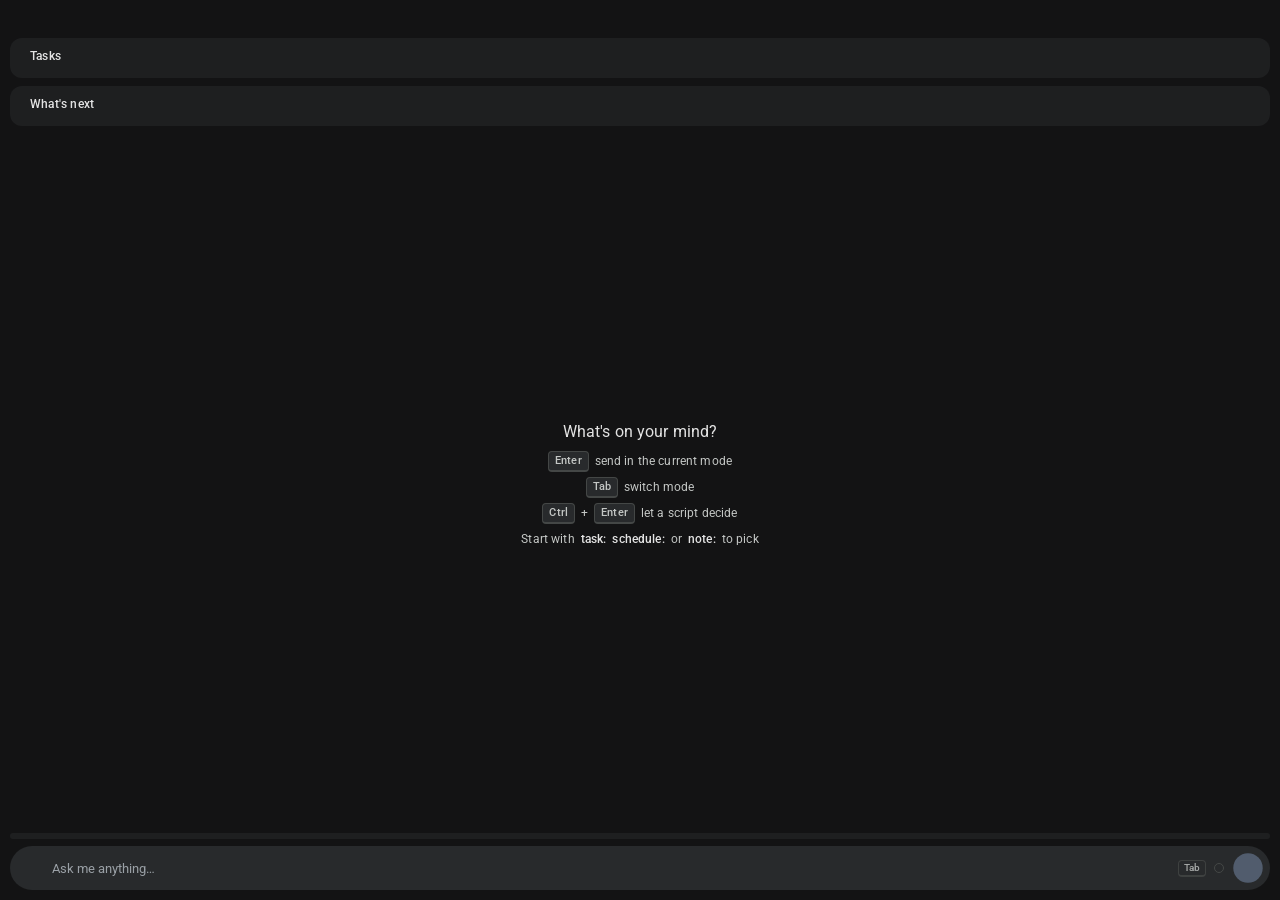
<file: extension1/sidepanel/panel.html>
<!DOCTYPE html>
<html lang="en">
<head>
  <meta charset="UTF-8" />
  <meta name="viewport" content="width=device-width, initial-scale=1" />
  <title>Personal Agent</title>
  <link rel="stylesheet" href="../shared/ui/fonts.css" />
  <link rel="stylesheet" href="../shared/ui/tokens.css" />
  <link rel="stylesheet" href="../shared/ui/components.css" />
  <link rel="stylesheet" href="../shared/ui/pickers.css" />
  <link rel="stylesheet" href="../shared/ui/event.css" />
  <link rel="stylesheet" href="../shared/ui/draft.css" />
  <link rel="stylesheet" href="panel.css" />
</head>
<body>
  <div id="app">

    <!-- App bar -->
    <header id="app-bar">
      <span id="paused-chip" class="chip small warn" hidden title="Monitoring is paused">
        <span data-icon="pause"></span>Paused
      </span>
      <span class="spacer"></span>
      <button id="menu-button" class="icon-btn small stateful" aria-label="More options"
              aria-haspopup="menu" aria-expanded="false" data-icon="more_vert"></button>
    </header>

    <!-- Always-visible tiles -->
    <section id="tiles">
      <section class="tile card" id="tile-tasks">
        <header class="tile-header">
          <span class="tile-icon" data-icon="task_alt"></span>
          <h2 class="tile-title">Tasks</h2>
          <span class="spacer"></span>
          <span id="tasks-count" class="tile-count" hidden></span>
        </header>
        <ul class="tile-list" id="tile-tasks-list"></ul>
      </section>

      <section class="tile card" id="tile-schedule">
        <header class="tile-header clickable stateful" id="schedule-header"
                role="button" tabindex="0" aria-expanded="false">
          <span class="tile-icon" data-icon="event"></span>
          <h2 class="tile-title">What's next</h2>
          <span class="spacer"></span>
          <span class="tile-chevron" data-icon="expand_more"></span>
        </header>
        <ul class="tile-list" id="tile-schedule-list"></ul>
        <div id="tile-schedule-draft"></div>
      </section>
    </section>

    <!-- Scrolling chat thread. Tagged captures never appear here. -->
    <main id="chat-thread" aria-live="polite">
      <div class="chat-empty-state">
        <span class="empty-mark" data-icon="spark"></span>
        <p class="empty-title">What's on your mind?</p>
        <ul class="hint-list">
          <li><span class="keycap">Enter</span> send in the current mode</li>
          <li><span class="keycap">Tab</span> switch mode</li>
          <li><span class="keycap">Ctrl</span>+<span class="keycap">Enter</span> let a script decide</li>
          <li>Start with <b>task:</b> <b>schedule:</b> or <b>note:</b> to pick</li>
        </ul>
      </div>
    </main>

    <!-- Composer -->
    <footer id="composer" data-mode="chat">
      <div id="mode-chips" role="radiogroup" aria-label="Mode">
        <span id="mode-indicator" aria-hidden="true"></span>
      </div>

      <div id="input-pill">
        <span id="input-icon" aria-hidden="true"></span>
        <input id="composer-input" type="text" autocomplete="off" spellcheck="true"
               placeholder="Ask me anything…" aria-label="Message" />
        <span id="tab-hint" class="keycap" title="Press Tab to switch mode">Tab</span>
        <span id="status-ring" class="ring-idle" role="status" aria-label="Ready" title="Ready"></span>
        <button id="send-button" class="send-button stateful" aria-label="Send" disabled></button>
      </div>
    </footer>

  </div>

  <script src="panel.js" type="module"></script>
</body>
</html>
</file>
<file: site/app/style.css>
:root {
  --bg: #191c1e; --surface: #23272a; --surface2: #2b3034; --line: #394046;
  --text: #e8eaed; --muted: #9aa0a6; --accent: #8ab4f8; --on-accent: #0b1b33;
  --ok: #81c995; --warn: #fdd663; --bad: #f28b82; --gen: #8ab4f8; --user: #81c995;
}
@media (prefers-color-scheme: light) {
  :root:not([data-theme="dark"]) {
    --bg: #f6f8fa; --surface: #ffffff; --surface2: #eef1f4; --line: #d8dee4;
    --text: #1d1d1f; --muted: #5f6368; --accent: #1a73e8; --on-accent: #ffffff;
    --ok: #188038; --warn: #b06000; --bad: #c5221f; --gen: #1a73e8; --user: #188038;
  }
}
* { box-sizing: border-box; }
html, body { margin: 0; background: var(--bg); color: var(--text); }
body { font: 15px/1.5 system-ui, -apple-system, "Segoe UI", Roboto, sans-serif; min-height: 100vh; }
a { color: var(--accent); }
button, input { font: inherit; color: inherit; }
.hidden { display: none !important; }

/* sign-in */
.login { max-width: 360px; margin: 14vh auto 0; padding: 0 16px; }
.login h1 { margin: 0 0 4px; font-size: 1.8rem; }
.login p { color: var(--muted); margin: 0 0 20px; }
.login form { display: grid; gap: 10px; }
input[type=text], input[type=email], input[type=password], input[type=search] {
  width: 100%; padding: 11px 12px; border-radius: 10px; border: 1px solid var(--line); background: var(--surface); outline: none;
}
input:focus { border-color: var(--accent); }
.btn { padding: 10px 16px; border-radius: 999px; border: 0; background: var(--accent); color: var(--on-accent); cursor: pointer; font-weight: 600; }
.btn.ghost { background: transparent; color: var(--accent); border: 1px solid var(--line); }
.btn:disabled { opacity: .5; cursor: default; }
.error { color: var(--bad); margin-top: 8px; }

/* shell */
header.top { position: sticky; top: 0; z-index: 5; background: var(--bg); border-bottom: 1px solid var(--line); }
.bar { max-width: 1040px; margin: 0 auto; padding: 10px 16px 0; display: flex; align-items: center; justify-content: space-between; gap: 12px; }
.bar h1 { margin: 0; font-size: 1.15rem; }
.who { color: var(--muted); font-size: .85rem; display: flex; gap: 10px; align-items: center; }
nav { max-width: 1040px; margin: 0 auto; padding: 6px 8px 0; display: flex; gap: 2px; overflow-x: auto; scrollbar-width: none; }
nav a { padding: 8px 12px; border-radius: 10px 10px 0 0; color: var(--muted); text-decoration: none; white-space: nowrap; border-bottom: 2px solid transparent; }
nav a.on { color: var(--text); border-bottom-color: var(--accent); }
main { max-width: 1040px; margin: 0 auto; padding: 18px 16px 60px; }
h2 { font-size: 1.1rem; margin: 22px 0 10px; }
h2:first-child { margin-top: 0; }
.muted { color: var(--muted); }
.small { font-size: .85rem; }

/* cards and lists */
.grid { display: grid; gap: 12px; grid-template-columns: repeat(auto-fit, minmax(150px, 1fr)); }
.card { background: var(--surface); border: 1px solid var(--line); border-radius: 14px; padding: 14px 16px; }
.card h3 { margin: 0 0 4px; font-size: .8rem; font-weight: 600; color: var(--muted); text-transform: uppercase; letter-spacing: .04em; }
.big { font-size: 1.7rem; font-weight: 600; line-height: 1.2; }
.list { display: grid; gap: 8px; }
.row { background: var(--surface); border: 1px solid var(--line); border-radius: 12px; padding: 10px 14px; display: flex; gap: 12px; align-items: baseline; }
.row .when { color: var(--muted); min-width: 118px; font-variant-numeric: tabular-nums; font-size: .88rem; }
.row .grow { flex: 1; min-width: 0; overflow-wrap: anywhere; }
.row.failed { border-color: var(--bad); }
.tag { display: inline-block; padding: 1px 8px; border-radius: 999px; font-size: .75rem; background: var(--surface2); color: var(--muted); margin-left: 6px; }
.tag.ok { color: var(--ok); } .tag.bad { color: var(--bad); } .tag.warn { color: var(--warn); }
.dot { display: inline-block; width: 9px; height: 9px; border-radius: 50%; margin-right: 8px; background: var(--user); }
.dot.generated { background: var(--gen); }
.banner { background: var(--surface); border: 1px solid var(--bad); border-left-width: 4px; border-radius: 12px; padding: 12px 16px; margin-bottom: 16px; }
.banner.info { border-color: var(--line); border-left-color: var(--accent); }
.empty { color: var(--muted); padding: 14px 0; }
.toolbar { display: flex; gap: 8px; align-items: center; flex-wrap: wrap; margin-bottom: 14px; }
.chip { padding: 6px 12px; border-radius: 999px; background: var(--surface2); color: var(--muted); border: 0; cursor: pointer; }
.chip.on { background: var(--accent); color: var(--on-accent); }

/* schedule */
.day { margin-bottom: 18px; }
.day h3 { margin: 0 0 6px; font-size: .95rem; }
.track { position: relative; height: 22px; background: var(--surface2); border-radius: 6px; margin-bottom: 8px; overflow: hidden; }
.track .blk { position: absolute; top: 3px; bottom: 3px; border-radius: 4px; background: var(--user); opacity: .9; }
.track .blk.generated { background: var(--gen); }
.ticks { display: flex; justify-content: space-between; color: var(--muted); font-size: .7rem; margin: -4px 2px 8px; }

/* usage and uptime */
.stack { display: flex; height: 22px; border-radius: 6px; overflow: hidden; background: var(--surface2); }
.stack span { display: block; height: 100%; }
.usage-row { display: grid; grid-template-columns: 92px 1fr 64px; gap: 10px; align-items: center; margin-bottom: 8px; }
.legend { display: flex; flex-wrap: wrap; gap: 6px 14px; margin: 10px 0 4px; font-size: .85rem; }
.legend i { display: inline-block; width: 10px; height: 10px; border-radius: 3px; margin-right: 6px; }
.heat { display: grid; grid-template-columns: 62px repeat(24, 1fr); gap: 2px; align-items: center; font-size: .72rem; color: var(--muted); }
.heat .cell { height: 18px; border-radius: 3px; background: var(--surface2); }
.heat .hdr { text-align: center; }
pre.text { white-space: pre-wrap; background: var(--surface); border: 1px solid var(--line); border-radius: 12px; padding: 12px 14px; overflow-x: auto; }
table { width: 100%; border-collapse: collapse; }
td, th { text-align: left; padding: 6px 8px; border-bottom: 1px solid var(--line); vertical-align: top; }
th { color: var(--muted); font-weight: 600; font-size: .8rem; }
@media (max-width: 560px) {
  .row { flex-direction: column; gap: 2px; }
  .row .when { min-width: 0; }
  .usage-row { grid-template-columns: 70px 1fr 54px; }
}
</file>
<file: extension1/shared/ui/fonts.css>
/* Generated from Google Fonts (latin subset). Roboto and Roboto Mono are open-licence (Apache 2.0 / OFL). */
@font-face {
  font-family: 'Roboto';
  font-style: normal;
  font-weight: 400 700;
  font-display: swap;
  src: url('../../fonts/Roboto-400-500-700.woff2') format('woff2');
  unicode-range: U+0000-00FF, U+0131, U+0152-0153, U+02BB-02BC, U+02C6, U+02DA, U+02DC, U+0304, U+0308, U+0329, U+2000-206F, U+20AC, U+2122, U+2191, U+2193, U+2212, U+2215, U+FEFF, U+FFFD;
}
@font-face {
  font-family: 'Roboto Mono';
  font-style: normal;
  font-weight: 400;
  font-display: swap;
  src: url('../../fonts/RobotoMono-400.woff2') format('woff2');
  unicode-range: U+0000-00FF, U+0131, U+0152-0153, U+02BB-02BC, U+02C6, U+02DA, U+02DC, U+0304, U+0308, U+0329, U+2000-206F, U+20AC, U+2122, U+2191, U+2193, U+2212, U+2215, U+FEFF, U+FFFD;
}
</file>
<file: extension1/shared/ui/tokens.css>
/* shared/ui/tokens.css — Material 3, Google dark palette */

:root {
  color-scheme: dark;

  /* ---- colour roles ---- */
  --md-background: #131314;
  --md-surface: #1e1f20;           /* cards */
  --md-surface-low: #1b1b1d;
  --md-surface-high: #282a2c;      /* raised rows, inputs */
  --md-surface-highest: #333537;   /* hover, menus */
  --md-on-surface: #e3e3e3;
  --md-on-surface-variant: #c4c7c5;
  --md-on-surface-muted: #9aa0a6;
  --md-outline: #8e918f;
  --md-outline-variant: #444746;   /* dividers */

  --md-primary: #a8c7fa;
  --md-on-primary: #062e6f;
  --md-primary-container: #0842a0;
  --md-on-primary-container: #d3e3fd;
  --md-secondary-container: #004a77;
  --md-on-secondary-container: #c2e7ff;
  --md-tertiary: #6dd58c;

  --md-error: #f2b8b5;
  --md-error-strong: #f28b82;
  --md-error-container: #601410;
  --md-warning: #fdd663;
  --md-success: #6dd58c;

  --md-inverse-surface: #e3e3e3;
  --md-inverse-on-surface: #1f1f1f;
  --md-scrim: rgba(0, 0, 0, 0.5);

  /* ---- shape ---- */
  --shape-xs: 4px;
  --shape-sm: 8px;
  --shape-md: 12px;
  --shape-lg: 16px;
  --shape-xl: 28px;
  --shape-full: 999px;

  /* ---- elevation ---- */
  --elev-1: 0 1px 2px rgba(0, 0, 0, 0.45), 0 1px 3px 1px rgba(0, 0, 0, 0.3);
  --elev-2: 0 1px 2px rgba(0, 0, 0, 0.45), 0 2px 6px 2px rgba(0, 0, 0, 0.3);
  --elev-3: 0 4px 8px 3px rgba(0, 0, 0, 0.3), 0 1px 3px rgba(0, 0, 0, 0.45);

  /* ---- motion ---- */
  --ease-emphasized: cubic-bezier(0.2, 0, 0, 1);
  --ease-standard: cubic-bezier(0.2, 0, 0, 1);
  --ease-decel: cubic-bezier(0, 0, 0, 1);
  --ease-accel: cubic-bezier(0.3, 0, 1, 1);
  --dur-short: 150ms;
  --dur-medium: 250ms;
  --dur-long: 400ms;

  /* ---- state layers ---- */
  --state-hover: 0.08;
  --state-focus: 0.1;
  --state-press: 0.1;

  /* ---- type ---- */
  --font: "Roboto", "Segoe UI", system-ui, -apple-system, sans-serif;
  --font-mono: "Roboto Mono", Consolas, "SF Mono", monospace;
}

@media (prefers-reduced-motion: reduce) {
  :root {
    --dur-short: 0ms;
    --dur-medium: 0ms;
    --dur-long: 0ms;
  }

  *,
  *::before,
  *::after {
    animation-duration: 0.001ms !important;
    animation-iteration-count: 1 !important;
    transition-duration: 0.001ms !important;
  }
}
</file>
<file: extension1/shared/ui/components.css>
/* shared/ui/components.css — Material 3 components (dark) */

*,
*::before,
*::after {
  box-sizing: border-box;
}

html,
body {
  margin: 0;
  padding: 0;
  background: var(--md-background);
  color: var(--md-on-surface);
  font-family: var(--font);
  font-size: 14px;
  line-height: 20px;
  letter-spacing: 0.01em;
  -webkit-font-smoothing: antialiased;
}

[hidden],
.hidden {
  display: none !important;
}

button,
input,
select,
textarea {
  font: inherit;
  color: inherit;
}

button {
  cursor: pointer;
}

::selection {
  background: var(--md-primary-container);
  color: var(--md-on-primary-container);
}

:focus-visible {
  outline: 2px solid var(--md-primary);
  outline-offset: 2px;
}

/* thin dark scrollbars */
* {
  scrollbar-width: thin;
  scrollbar-color: var(--md-outline-variant) transparent;
}

::-webkit-scrollbar {
  width: 10px;
  height: 10px;
}

::-webkit-scrollbar-thumb {
  background: var(--md-outline-variant);
  border-radius: var(--shape-full);
  border: 3px solid transparent;
  background-clip: content-box;
}

::-webkit-scrollbar-thumb:hover {
  background: var(--md-outline);
  background-clip: content-box;
  border: 3px solid transparent;
}

/* ================================================================
   State layer + ripple (applied to anything with .stateful)
   ================================================================ */

.stateful {
  position: relative;
  overflow: hidden;
  isolation: isolate;
}

.stateful::before {
  content: "";
  position: absolute;
  inset: 0;
  background: currentColor;
  opacity: 0;
  border-radius: inherit;
  pointer-events: none;
  transition: opacity var(--dur-short) linear;
  z-index: -1;
}

.stateful:hover::before {
  opacity: var(--state-hover);
}

.stateful:focus-visible::before {
  opacity: var(--state-focus);
}

.stateful:active::before {
  opacity: var(--state-press);
}

.ripple {
  position: absolute;
  border-radius: 50%;
  background: currentColor;
  opacity: 0.16;
  transform: scale(0);
  pointer-events: none;
  animation: ripple 550ms var(--ease-decel) forwards;
  z-index: -1;
}

@keyframes ripple {
  to {
    transform: scale(1);
    opacity: 0;
  }
}

/* ================================================================
   Buttons
   ================================================================ */

.btn {
  display: inline-flex;
  align-items: center;
  justify-content: center;
  gap: 8px;
  height: 40px;
  padding: 0 24px;
  border: none;
  border-radius: var(--shape-full);
  font-size: 14px;
  font-weight: 500;
  letter-spacing: 0.1px;
  background: transparent;
  color: var(--md-primary);
  white-space: nowrap;
  transition: box-shadow var(--dur-short), background var(--dur-short);
  user-select: none;
}

.btn svg {
  width: 18px;
  height: 18px;
  flex-shrink: 0;
}

.btn.with-icon {
  padding-left: 16px;
}

.btn.filled {
  background: var(--md-primary);
  color: var(--md-on-primary);
}

.btn.filled:hover {
  box-shadow: var(--elev-1);
}

.btn.tonal {
  background: var(--md-secondary-container);
  color: var(--md-on-secondary-container);
}

.btn.outlined {
  border: 1px solid var(--md-outline);
  color: var(--md-primary);
}

.btn.text {
  padding: 0 12px;
}

.btn.danger {
  color: var(--md-error);
}

.btn.compact {
  height: 32px;
  padding: 0 16px;
  font-size: 13px;
}

.btn:disabled {
  opacity: 0.38;
  pointer-events: none;
  box-shadow: none;
}

.icon-btn {
  display: inline-grid;
  place-items: center;
  width: 40px;
  height: 40px;
  padding: 0;
  border: none;
  border-radius: 50%;
  background: transparent;
  color: var(--md-on-surface-variant);
  flex-shrink: 0;
}

.icon-btn svg {
  width: 24px;
  height: 24px;
}

.icon-btn.small {
  width: 32px;
  height: 32px;
}

.icon-btn.small svg {
  width: 20px;
  height: 20px;
}

.icon-btn:disabled {
  opacity: 0.38;
  pointer-events: none;
}

/* ================================================================
   Cards, dividers, headings
   ================================================================ */

.card {
  background: var(--md-surface);
  border-radius: var(--shape-lg);
  padding: 16px;
}

.card.outlined {
  background: transparent;
  border: 1px solid var(--md-outline-variant);
}

.divider {
  height: 1px;
  background: var(--md-outline-variant);
  border: 0;
  margin: 0;
}

.title-large {
  font-size: 22px;
  line-height: 28px;
  font-weight: 400;
  letter-spacing: 0;
}

.title-medium {
  font-size: 16px;
  line-height: 24px;
  font-weight: 500;
  letter-spacing: 0.15px;
}

.label-large {
  font-size: 14px;
  font-weight: 500;
  letter-spacing: 0.1px;
}

.label-small {
  font-size: 11px;
  font-weight: 500;
  letter-spacing: 0.5px;
  line-height: 16px;
}

.supporting {
  color: var(--md-on-surface-variant);
  font-size: 13px;
  line-height: 20px;
}

/* ================================================================
   Chips
   ================================================================ */

.chip {
  display: inline-flex;
  align-items: center;
  gap: 6px;
  height: 32px;
  padding: 0 12px;
  border: 1px solid var(--md-outline-variant);
  border-radius: var(--shape-sm);
  background: transparent;
  color: var(--md-on-surface-variant);
  font-size: 13px;
  font-weight: 500;
  white-space: nowrap;
  user-select: none;
}

.chip svg {
  width: 18px;
  height: 18px;
}

/* small "assist"-style chip, used for due dates and status */
.chip.small {
  height: 24px;
  padding: 0 8px;
  gap: 4px;
  font-size: 12px;
  border-radius: var(--shape-xs);
}

.chip.small svg {
  width: 14px;
  height: 14px;
}

.chip.overdue {
  color: var(--md-error-strong);
  border-color: color-mix(in srgb, var(--md-error-strong) 45%, transparent);
}

.chip.ok {
  color: var(--md-success);
  border-color: color-mix(in srgb, var(--md-success) 40%, transparent);
}

.chip.warn {
  color: var(--md-warning);
  border-color: color-mix(in srgb, var(--md-warning) 40%, transparent);
}

.chip.error {
  color: var(--md-error-strong);
  border-color: color-mix(in srgb, var(--md-error-strong) 40%, transparent);
}

/* ================================================================
   Round checkbox (Google Tasks style)
   ================================================================ */

.check {
  position: relative;
  display: inline-grid;
  place-items: center;
  width: 32px;
  height: 32px;
  flex-shrink: 0;
  cursor: pointer;
  border-radius: 50%;
  color: var(--md-on-surface-variant);
}

.check input {
  position: absolute;
  inset: 0;
  width: 100%;
  height: 100%;
  margin: 0;
  opacity: 0;
  cursor: pointer;
}

.check .box {
  display: grid;
  place-items: center;
  width: 20px;
  height: 20px;
  border: 2px solid var(--md-outline);
  border-radius: 50%;
  transition: background var(--dur-short), border-color var(--dur-short),
    transform var(--dur-medium) var(--ease-emphasized);
}

.check:hover .box {
  border-color: var(--md-primary);
}

.check .box svg {
  width: 14px;
  height: 14px;
  color: var(--md-on-primary);
}

.check .box path {
  fill: none;
  stroke: currentColor;
  stroke-width: 3;
  stroke-linecap: round;
  stroke-linejoin: round;
  stroke-dasharray: 24;
  stroke-dashoffset: 24;
  transition: stroke-dashoffset var(--dur-medium) var(--ease-emphasized) 60ms;
}

.check input:checked + .box {
  background: var(--md-primary);
  border-color: var(--md-primary);
  transform: scale(1.08);
}

.check input:checked + .box path {
  stroke-dashoffset: 0;
}

.check input:focus-visible + .box {
  outline: 2px solid var(--md-primary);
  outline-offset: 3px;
}

.check input:disabled {
  cursor: default;
}

/* ================================================================
   Text field (outlined, floating label)
   ================================================================ */

.text-field {
  position: relative;
  display: block;
}

.text-field input {
  width: 100%;
  height: 48px;
  padding: 0 16px;
  border: 1px solid var(--md-outline);
  border-radius: var(--shape-xs);
  background: transparent;
  color: var(--md-on-surface);
  font-size: 15px;
  outline: none;
  transition: border-color var(--dur-short), box-shadow var(--dur-short);
}

.text-field input:hover {
  border-color: var(--md-on-surface);
}

.text-field input:focus {
  border-color: var(--md-primary);
  box-shadow: inset 0 0 0 1px var(--md-primary);
}

.text-field .label {
  position: absolute;
  left: 12px;
  top: 14px;
  padding: 0 4px;
  background: var(--md-field-bg, var(--md-surface));
  color: var(--md-on-surface-variant);
  font-size: 15px;
  line-height: 20px;
  pointer-events: none;
  transform-origin: left top;
  transition: transform var(--dur-medium) var(--ease-emphasized),
    color var(--dur-short);
}

.text-field input:focus + .label,
.text-field input:not(:placeholder-shown) + .label {
  transform: translateY(-23px) scale(0.8);
}

.text-field input:focus + .label {
  color: var(--md-primary);
}

.text-field.error input {
  border-color: var(--md-error-strong);
  box-shadow: inset 0 0 0 1px var(--md-error-strong);
}

.text-field.error .label {
  color: var(--md-error-strong);
}

.field-error {
  margin: 4px 16px 0;
  color: var(--md-error-strong);
  font-size: 12px;
  line-height: 16px;
}

/* ================================================================
   Switch
   ================================================================ */

.switch {
  position: relative;
  display: inline-block;
  width: 52px;
  height: 32px;
  flex-shrink: 0;
}

.switch input {
  position: absolute;
  inset: 0;
  width: 100%;
  height: 100%;
  margin: 0;
  opacity: 0;
  cursor: pointer;
  z-index: 1;
}

.switch .track {
  position: absolute;
  inset: 0;
  border: 2px solid var(--md-outline);
  border-radius: var(--shape-full);
  background: var(--md-surface-highest);
  transition: background var(--dur-medium), border-color var(--dur-medium);
}

.switch .thumb {
  position: absolute;
  top: 50%;
  left: 6px;
  width: 16px;
  height: 16px;
  margin-top: -8px;
  border-radius: 50%;
  background: var(--md-outline);
  display: grid;
  place-items: center;
  transition: left var(--dur-medium) var(--ease-emphasized),
    width var(--dur-medium) var(--ease-emphasized),
    height var(--dur-medium) var(--ease-emphasized),
    margin-top var(--dur-medium) var(--ease-emphasized),
    background var(--dur-medium);
}

.switch .thumb svg {
  width: 16px;
  height: 16px;
  color: var(--md-on-primary-container);
  opacity: 0;
  transition: opacity var(--dur-short);
}

.switch:hover .thumb,
.switch input:active ~ .track .thumb {
  width: 28px;
  height: 28px;
  margin-top: -14px;
  left: 2px;
}

.switch input:checked ~ .track {
  background: var(--md-primary);
  border-color: var(--md-primary);
}

.switch input:checked ~ .track .thumb {
  left: 28px;
  width: 24px;
  height: 24px;
  margin-top: -12px;
  background: var(--md-on-primary);
}

.switch input:checked ~ .track .thumb svg {
  opacity: 1;
  color: var(--md-primary);
}

.switch:hover input:checked ~ .track .thumb,
.switch input:checked:active ~ .track .thumb {
  left: 26px;
  width: 28px;
  height: 28px;
  margin-top: -14px;
}

.switch input:focus-visible ~ .track {
  outline: 2px solid var(--md-primary);
  outline-offset: 2px;
}

/* ================================================================
   Slider
   ================================================================ */

.slider-wrap {
  position: relative;
  padding-top: 28px;
}

.slider {
  --pct: 50%;
  -webkit-appearance: none;
  appearance: none;
  width: 100%;
  height: 16px;
  margin: 0;
  background: transparent;
  cursor: pointer;
}

.slider::-webkit-slider-runnable-track {
  height: 16px;
  border-radius: var(--shape-sm);
  background: linear-gradient(
    to right,
    var(--md-primary) 0,
    var(--md-primary) var(--pct),
    var(--md-secondary-container) var(--pct),
    var(--md-secondary-container) 100%
  );
}

.slider::-webkit-slider-thumb {
  -webkit-appearance: none;
  width: 4px;
  height: 36px;
  margin-top: -10px;
  border-radius: var(--shape-full);
  background: var(--md-primary);
  border: 2px solid var(--md-surface);
  box-sizing: content-box;
  transition: transform var(--dur-short) var(--ease-emphasized);
}

.slider:active::-webkit-slider-thumb {
  transform: scaleX(0.7);
}

.slider-bubble {
  position: absolute;
  top: 0;
  left: var(--pct);
  transform: translateX(-50%);
  min-width: 36px;
  padding: 2px 10px;
  border-radius: var(--shape-full);
  background: var(--md-primary);
  color: var(--md-on-primary);
  font-size: 12px;
  font-weight: 500;
  text-align: center;
  pointer-events: none;
}

/* ================================================================
   Menus and popovers
   ================================================================ */

.popover {
  position: fixed;
  z-index: 1000;
  background: var(--md-surface-high);
  border-radius: var(--shape-md);
  box-shadow: var(--elev-3);
  transform-origin: var(--origin-x, 50%) var(--origin-y, 0);
  animation: popover-in var(--dur-medium) var(--ease-emphasized);
}

.popover.closing {
  animation: popover-out var(--dur-short) var(--ease-accel) forwards;
}

@keyframes popover-in {
  from {
    opacity: 0;
    transform: scale(0.92) translateY(-4px);
  }
}

@keyframes popover-out {
  to {
    opacity: 0;
    transform: scale(0.96);
  }
}

.menu {
  min-width: 220px;
  padding: 8px 0;
}

.menu-item {
  display: flex;
  align-items: center;
  gap: 12px;
  width: 100%;
  height: 48px;
  padding: 0 16px;
  border: none;
  background: transparent;
  color: var(--md-on-surface);
  font-size: 14px;
  text-align: left;
}

.menu-item svg {
  width: 20px;
  height: 20px;
  color: var(--md-on-surface-variant);
}

.menu-item:focus-visible,
.tl-item:focus-visible,
.dp-day:focus-visible {
  outline: none; /* the state layer shows keyboard focus instead */
}

.menu-item[aria-selected="true"] {
  background: var(--md-secondary-container);
  color: var(--md-on-secondary-container);
}

.menu-item[aria-selected="true"] svg {
  color: var(--md-on-secondary-container);
}

/* ================================================================
   Snackbar
   ================================================================ */

.snackbar-host {
  position: fixed;
  left: 12px;
  right: 12px;
  bottom: calc(12px + var(--snackbar-offset, 0px));
  z-index: 2000;
  display: flex;
  flex-direction: column;
  align-items: flex-start;
  gap: 8px;
  pointer-events: none;
}

.snackbar {
  display: flex;
  align-items: center;
  gap: 8px;
  min-width: min(344px, 100%);
  max-width: 100%;
  min-height: 48px;
  padding: 6px 8px 6px 16px;
  border-radius: var(--shape-xs);
  background: var(--md-inverse-surface);
  color: var(--md-inverse-on-surface);
  box-shadow: var(--elev-3);
  font-size: 14px;
  pointer-events: auto;
  animation: snackbar-in var(--dur-medium) var(--ease-emphasized);
}

.snackbar.leaving {
  animation: snackbar-out var(--dur-short) var(--ease-accel) forwards;
}

.snackbar .message {
  flex: 1;
  padding: 8px 0;
  word-break: break-word;
}

.snackbar .btn {
  height: 36px;
  padding: 0 12px;
  color: #0b57d0;
}

@keyframes snackbar-in {
  from {
    opacity: 0;
    transform: translateY(16px) scale(0.96);
  }
}

@keyframes snackbar-out {
  to {
    opacity: 0;
    transform: translateY(8px);
  }
}

/* ================================================================
   Skeleton shimmer
   ================================================================ */

.skeleton {
  position: relative;
  overflow: hidden;
  border-radius: var(--shape-sm);
  background: var(--md-surface-high);
  min-height: 16px;
}

.skeleton::after {
  content: "";
  position: absolute;
  inset: 0;
  transform: translateX(-100%);
  background: linear-gradient(
    90deg,
    transparent,
    color-mix(in srgb, var(--md-on-surface) 8%, transparent),
    transparent
  );
  animation: shimmer 1.4s infinite;
}

@keyframes shimmer {
  to {
    transform: translateX(100%);
  }
}

/* ================================================================
   Misc
   ================================================================ */

.keycap {
  display: inline-block;
  min-width: 22px;
  padding: 1px 6px;
  border: 1px solid var(--md-outline-variant);
  border-bottom-width: 2px;
  border-radius: var(--shape-xs);
  background: var(--md-surface-high);
  color: var(--md-on-surface-variant);
  font-family: var(--font);
  font-size: 11px;
  line-height: 16px;
  font-weight: 500;
  text-align: center;
}

.empty-state {
  display: flex;
  flex-direction: column;
  align-items: center;
  gap: 8px;
  padding: 16px;
  color: var(--md-on-surface-muted);
  text-align: center;
}

.empty-state svg {
  width: 32px;
  height: 32px;
  opacity: 0.7;
}

.data-table-wrap {
  overflow: auto;
  border: 1px solid var(--md-outline-variant);
  border-radius: var(--shape-md);
}

.data-table {
  width: 100%;
  border-collapse: collapse;
  font-size: 13px;
}

.data-table th {
  position: sticky;
  top: 0;
  z-index: 1;
  padding: 10px 16px;
  text-align: left;
  background: var(--md-surface-high);
  color: var(--md-on-surface-variant);
  font-size: 12px;
  font-weight: 500;
  letter-spacing: 0.4px;
  white-space: nowrap;
  border-bottom: 1px solid var(--md-outline-variant);
}

.data-table td {
  max-width: 320px;
  padding: 8px 16px;
  white-space: nowrap;
  overflow: hidden;
  text-overflow: ellipsis;
  border-bottom: 1px solid var(--md-outline-variant);
}

.data-table tbody tr {
  transition: background var(--dur-short);
}

.data-table tbody tr:hover {
  background: var(--md-surface-high);
}

.data-table tbody tr:last-child td {
  border-bottom: none;
}

@keyframes row-in {
  from {
    opacity: 0;
    transform: translateY(-8px);
  }
}
</file>
<file: extension1/shared/ui/pickers.css>
/* shared/ui/pickers.css — date picker, time list, date/time fields, select */

/* ================================================================
   Date picker
   ================================================================ */

.dp-popover {
  padding: 12px;
}

.dp {
  width: 280px;
}

.dp-header {
  display: flex;
  align-items: center;
  height: 40px;
  margin-bottom: 4px;
}

.dp-spacer {
  flex: 1;
}

.dp-label {
  height: 36px;
  padding: 0 12px;
  border: none;
  border-radius: var(--shape-full);
  background: transparent;
  color: var(--md-on-surface);
  font-size: 14px;
  font-weight: 500;
  letter-spacing: 0.1px;
}

.dp-weekdays {
  display: grid;
  grid-template-columns: repeat(7, 40px);
  height: 32px;
  align-items: center;
  text-align: center;
  color: var(--md-on-surface-variant);
  font-size: 12px;
  font-weight: 500;
}

.dp-grid {
  display: grid;
  grid-template-columns: repeat(7, 40px);
  grid-auto-rows: 40px;
}

.dp-grid.slide-next {
  animation: dp-slide-next var(--dur-medium) var(--ease-emphasized);
}

.dp-grid.slide-prev {
  animation: dp-slide-prev var(--dur-medium) var(--ease-emphasized);
}

@keyframes dp-slide-next {
  from {
    opacity: 0;
    transform: translateX(28px);
  }
}

@keyframes dp-slide-prev {
  from {
    opacity: 0;
    transform: translateX(-28px);
  }
}

.dp-day {
  display: grid;
  place-items: center;
  width: 40px;
  height: 40px;
  padding: 0;
  border: none;
  border-radius: 50%;
  background: transparent;
  color: var(--md-on-surface);
  font-size: 13px;
  transition: background var(--dur-short), color var(--dur-short),
    transform var(--dur-short) var(--ease-emphasized);
}

.dp-day.outside {
  color: var(--md-on-surface-muted);
  opacity: 0.6;
}

.dp-day.today {
  box-shadow: inset 0 0 0 1px var(--md-primary);
  color: var(--md-primary);
  opacity: 1;
}

.dp-day.selected {
  background: var(--md-primary);
  color: var(--md-on-primary);
  font-weight: 500;
  box-shadow: none;
  opacity: 1;
}

.dp-day:active {
  transform: scale(0.92);
}

/* ================================================================
   Time list
   ================================================================ */

.tl-popover {
  padding: 0;
  overflow: hidden;
}

.tl {
  position: relative; /* so item.offsetTop is measured from the list */
  width: 190px;
  max-height: 264px;
  padding: 8px 0;
  overflow-y: auto;
  overscroll-behavior: contain;
}

.tl-item {
  display: flex;
  align-items: baseline;
  gap: 8px;
  width: 100%;
  height: 40px;
  padding: 0 16px;
  border: none;
  background: transparent;
  color: var(--md-on-surface);
  font-size: 14px;
  text-align: left;
  align-items: center;
}

.tl-hint {
  color: var(--md-on-surface-muted);
  font-size: 12px;
}

.tl-item[aria-selected="true"] {
  background: var(--md-secondary-container);
  color: var(--md-on-secondary-container);
}

.tl-item[aria-selected="true"] .tl-hint {
  color: inherit;
  opacity: 0.8;
}

/* ================================================================
   Date / time inputs
   ================================================================ */

.dt-field {
  display: inline-flex;
  align-items: center;
  gap: 8px;
}

.dt-input {
  position: relative;
  height: 36px;
  border-radius: var(--shape-sm);
  background: var(--md-surface-high);
  transition: background var(--dur-short), box-shadow var(--dur-short);
}

.dt-input:hover {
  background: var(--md-surface-highest);
}

.dt-input:focus-within {
  background: var(--md-surface-highest);
  box-shadow: inset 0 -2px 0 var(--md-primary);
}

.dt-date {
  width: 138px;
}

.dt-time {
  width: 96px;
}

.dt-text {
  width: 100%;
  height: 100%;
  padding: 0 12px;
  border: none;
  border-radius: inherit;
  background: transparent;
  color: var(--md-on-surface);
  font-size: 14px;
  outline: none;
  cursor: pointer;
}

.dt-input.error {
  box-shadow: inset 0 -2px 0 var(--md-error-strong);
}

.dt-input.shake {
  animation: shake 400ms var(--ease-emphasized);
}

@keyframes shake {
  20% { transform: translateX(-5px); }
  40% { transform: translateX(5px); }
  60% { transform: translateX(-3px); }
  80% { transform: translateX(3px); }
}

/* ================================================================
   Start / end pair
   ================================================================ */

.range-fields {
  display: flex;
  flex-direction: column;
  gap: 8px;
}

.range-row {
  display: flex;
  align-items: center;
  gap: 12px;
  flex-wrap: wrap;
}

.range-label {
  width: 36px;
  color: var(--md-on-surface-variant);
  font-size: 12px;
  font-weight: 500;
}

.range-error {
  max-height: 0;
  overflow: hidden;
  opacity: 0;
  color: var(--md-error-strong);
  font-size: 12px;
  line-height: 16px;
  transition: max-height var(--dur-medium) var(--ease-emphasized), opacity var(--dur-medium);
}

.range-error.visible {
  max-height: 24px;
  opacity: 1;
}

/* ================================================================
   Due-date popover
   ================================================================ */

.due-popover {
  width: 304px;
}

.due-picker {
  padding: 12px 12px 8px;
}

.due-presets {
  display: flex;
  flex-wrap: wrap;
  gap: 8px;
  padding: 4px 4px 12px;
}

.due-picker .divider {
  margin: 8px 0;
}

.due-time {
  display: flex;
  align-items: center;
  gap: 8px;
  width: 100%;
  height: 44px;
  padding: 0 12px;
  border: none;
  border-radius: var(--shape-md);
  background: transparent;
  color: var(--md-on-surface);
  text-align: left;
}

.due-time svg {
  width: 20px;
  height: 20px;
  color: var(--md-on-surface-variant);
}

.due-time-text {
  flex: 1;
}

.due-time-value {
  color: var(--md-primary);
  font-weight: 500;
}

.due-time[aria-expanded="true"] svg:last-child {
  transform: rotate(180deg);
}

.due-time svg:last-child {
  transition: transform var(--dur-medium) var(--ease-emphasized);
}

.due-collapse {
  display: grid;
  grid-template-rows: 1fr;
  transition: grid-template-rows var(--dur-medium) var(--ease-emphasized);
}

.due-collapse > div {
  min-height: 0;
  overflow: hidden;
}

.due-collapse.closed {
  grid-template-rows: 0fr;
}

.due-collapse .tl {
  width: 100%;
  max-height: 232px;
}

.due-actions {
  display: flex;
  justify-content: flex-end;
  gap: 8px;
  padding-top: 8px;
}

/* ================================================================
   Select (outlined)
   ================================================================ */

.select-field {
  position: relative;
  min-width: 220px;
}

.select-button {
  display: flex;
  align-items: center;
  justify-content: space-between;
  width: 100%;
  height: 48px;
  padding: 0 8px 0 16px;
  border: 1px solid var(--md-outline);
  border-radius: var(--shape-xs);
  background: transparent;
  color: var(--md-on-surface);
  font-size: 15px;
  text-align: left;
  transition: border-color var(--dur-short);
}

.select-button svg {
  width: 24px;
  height: 24px;
  color: var(--md-on-surface-variant);
  transition: transform var(--dur-medium) var(--ease-emphasized);
}

.select-button[aria-expanded="true"] {
  border-color: var(--md-primary);
  box-shadow: inset 0 0 0 1px var(--md-primary);
}

.select-button[aria-expanded="true"] svg {
  transform: rotate(180deg);
  color: var(--md-primary);
}

.select-label {
  position: absolute;
  left: 12px;
  top: -9px;
  padding: 0 4px;
  background: var(--md-field-bg, var(--md-background));
  color: var(--md-on-surface-variant);
  font-size: 12px;
  line-height: 16px;
  pointer-events: none;
}

.select-button[aria-expanded="true"] + .select-label {
  color: var(--md-primary);
}

.select-menu {
  max-height: 320px;
  overflow-y: auto;
}
</file>
<file: extension1/shared/ui/event.css>
/* shared/ui/event.css — schedule entry blocks and their inline editor */

/* ---------- schedule rows ---------- */

.event {
  --event-color: var(--md-primary);
  position: relative;
  display: flex;
  align-items: center;
  gap: 8px;
  margin: 2px 4px;
  padding: 8px 12px 8px 18px;
  border-radius: var(--shape-md);
  background: var(--md-surface-high);
  cursor: pointer;
  overflow: hidden;
}

.event.enter {
  animation: row-in var(--dur-long) var(--ease-emphasized) both;
  animation-delay: calc(var(--i, 0) * 45ms);
}

.event::after {
  content: "";
  position: absolute;
  left: 6px;
  top: 8px;
  bottom: 8px;
  width: 4px;
  border-radius: var(--shape-full);
  background: var(--event-color);
}

.event.now {
  background: var(--md-secondary-container);
  color: var(--md-on-secondary-container);
  --event-color: var(--md-on-secondary-container);
}

.event-body {
  display: flex;
  flex: 1;
  flex-direction: column;
  min-width: 0;
}

.event-title {
  font-size: 14px;
  line-height: 20px;
  font-weight: 500;
  overflow: hidden;
  text-overflow: ellipsis;
  white-space: nowrap;
}

.event-time {
  font-size: 12px;
  line-height: 16px;
  color: var(--md-on-surface-variant);
}

.event.now .event-time {
  color: inherit;
  opacity: 0.85;
}

.event-badge {
  display: inline-flex;
  align-items: center;
  gap: 6px;
  flex-shrink: 0;
  height: 22px;
  padding: 0 8px;
  border-radius: var(--shape-full);
  font-size: 11px;
  font-weight: 500;
  letter-spacing: 0.4px;
  text-transform: uppercase;
}

.event-badge.now {
  background: var(--md-primary);
  color: var(--md-on-primary);
}

.event-badge.now::before {
  content: "";
  width: 6px;
  height: 6px;
  border-radius: 50%;
  background: currentColor;
  animation: pulse 1.6s ease-in-out infinite;
}

.event-badge.next {
  color: var(--md-on-surface-variant);
  border: 1px solid var(--md-outline-variant);
}

@keyframes pulse {
  0%, 100% { opacity: 1; transform: scale(1); }
  50% { opacity: 0.35; transform: scale(0.7); }
}

/* ---------- inline editor ---------- */

.event.editing {
  display: block;
  padding: 16px 14px 12px 18px;
  cursor: default;
  background: var(--md-surface-high);
  color: var(--md-on-surface);
  --md-field-bg: var(--md-surface-high);
  --event-color: var(--md-primary);
  animation: editor-in var(--dur-medium) var(--ease-emphasized);
}

.event.editing .dt-input {
  background: var(--md-surface-highest);
}

.event-editor {
  display: flex;
  flex-direction: column;
  gap: 14px;
}

.event-editor .actions {
  display: flex;
  align-items: center;
  gap: 4px;
  margin-right: -6px;
}

@keyframes editor-in {
  from {
    opacity: 0.4;
    transform: scale(0.98);
  }
}

.event.editing .dt-input {
  background: var(--md-surface-highest);
}

.event-badge.generated {
  color: var(--md-on-surface-variant);
  border: 1px solid var(--md-outline-variant);
}
</file>
<file: extension1/shared/ui/draft.css>
/* shared/ui/draft.css — reply notes and the schedule-draft section (side panel and settings). */

/* ---------- notes under a reply ---------- */

.note-line {
  display: flex;
  align-items: center;
  gap: 6px;
  font-size: 11px;
  color: var(--md-on-surface-variant);
}

.note-line svg {
  width: 16px;
  height: 16px;
  flex-shrink: 0;
}

.note-actions {
  display: flex;
  gap: 8px;
  margin-top: 4px;
}

/* ---------- schedule draft ---------- */

.draft-section {
  display: flex;
  flex-direction: column;
  gap: 6px;
  padding: 4px 6px 6px;
}

.draft-section[hidden] {
  display: none;
}

.draft-link {
  align-self: flex-start;
  display: inline-flex;
  align-items: center;
  gap: 6px;
  padding: 4px 8px;
  border: 0;
  border-radius: var(--shape-full);
  background: transparent;
  color: var(--md-primary);
  font: inherit;
  font-size: 12px;
  font-weight: 500;
  cursor: pointer;
}

.draft-link svg {
  width: 16px;
  height: 16px;
}

.draft-link:hover {
  background: var(--md-surface-high);
}

.draft-head {
  display: flex;
  align-items: center;
  gap: 8px;
  padding: 2px 6px;
  font-size: 12px;
  font-weight: 500;
  color: var(--md-on-surface);
}

.draft-head svg {
  width: 16px;
  height: 16px;
  flex-shrink: 0;
  color: var(--md-primary);
}

.draft-form {
  display: flex;
  flex-direction: column;
  gap: 8px;
  padding: 4px 6px;
}

.draft-form input[type="text"] {
  width: 100%;
  box-sizing: border-box;
  padding: 8px 10px;
  border: 1px solid var(--md-outline);
  border-radius: var(--shape-sm);
  background: var(--md-surface);
  color: var(--md-on-surface);
  font: inherit;
  font-size: 13px;
}

.draft-form input[type="text"]:focus {
  outline: 2px solid var(--md-primary);
  outline-offset: -1px;
}

.draft-actions {
  display: flex;
  flex-wrap: wrap;
  gap: 6px;
  align-items: center;
}

.draft-hint {
  font-size: 11px;
  color: var(--md-on-surface-muted);
}

.draft-note {
  padding: 2px 8px;
  font-size: 12px;
  color: var(--md-on-surface-variant);
}

.draft-list {
  display: flex;
  flex-direction: column;
  gap: 1px;
  margin: 0;
  padding: 0;
  list-style: none;
}

/* a draft row is a normal schedule row with its own buttons and a quieter look until it is accepted */
.event.draft-entry {
  cursor: pointer;
  background: var(--md-surface);
  outline: 1px dashed var(--md-outline);
  outline-offset: -1px;
}

.event.draft-entry.accepted {
  cursor: default;
  outline: none;
  background: var(--md-surface-high);
}

.event.draft-entry .event-reason {
  font-size: 11px;
  line-height: 15px;
  color: var(--md-on-surface-variant);
  white-space: normal;
}

.draft-entry-actions {
  display: flex;
  align-items: center;
  gap: 2px;
  flex-shrink: 0;
}

.draft-entry-actions .icon-btn {
  width: 28px;
  height: 28px;
}

.draft-entry-actions .icon-btn svg {
  width: 18px;
  height: 18px;
}

.draft-badge {
  display: inline-flex;
  align-items: center;
  gap: 4px;
  font-size: 11px;
  font-weight: 500;
  color: var(--md-primary);
}

.draft-badge svg {
  width: 14px;
  height: 14px;
}
</file>
<file: extension1/settings/settings.css>
/* settings/settings.css — Material 3 dark, Google look */

html,
body {
  min-height: 100%;
}

.spacer {
  flex: 1;
}

/* ================================================================
   Shell: top bar + navigation drawer + content
   ================================================================ */

#shell {
  display: grid;
  grid-template-columns: 280px minmax(0, 1fr);
  grid-template-rows: 64px 1fr;
  min-height: 100vh;
  transition: grid-template-columns var(--dur-long) var(--ease-emphasized);
}

#shell.rail {
  grid-template-columns: 80px minmax(0, 1fr);
}

#top-bar {
  grid-column: 1 / -1;
  position: sticky;
  top: 0;
  z-index: 5;
  display: flex;
  align-items: center;
  gap: 8px;
  padding: 0 16px 0 12px;
  background: var(--md-background);
}

#top-bar h1 {
  margin: 0 0 0 4px;
  font-size: 22px;
  line-height: 28px;
  font-weight: 400;
  letter-spacing: 0;
}

#top-bar .muted {
  color: var(--md-on-surface-variant);
}

.app-mark svg {
  width: 24px;
  height: 24px;
  color: var(--md-primary);
}

/* ---------- drawer ---------- */

#drawer {
  position: sticky;
  top: 64px;
  align-self: start;
  display: flex;
  flex-direction: column;
  gap: 2px;
  height: calc(100vh - 64px);
  padding: 8px 12px;
  overflow: hidden auto;
}

#nav-indicator {
  position: absolute;
  top: 0;
  left: 12px;
  right: 12px;
  height: 52px;
  border-radius: var(--shape-full);
  background: var(--md-secondary-container);
  transition: transform 420ms cubic-bezier(0.3, 1.25, 0.5, 1);
  pointer-events: none;
}

.nav-item {
  position: relative;
  z-index: 1;
  display: flex;
  flex-shrink: 0;
  align-items: center;
  gap: 12px;
  height: 52px;
  padding: 0 16px;
  border: none;
  border-radius: var(--shape-full);
  background: transparent;
  color: var(--md-on-surface-variant);
  font-size: 14px;
  font-weight: 500;
  letter-spacing: 0.1px;
  text-align: left;
  white-space: nowrap;
  transition: color var(--dur-medium);
}

.nav-item.active {
  color: var(--md-on-secondary-container);
}

.nav-icon svg {
  display: block;
  width: 24px;
  height: 24px;
}

.nav-label {
  overflow: hidden;
  transition: opacity var(--dur-medium);
}

#shell.rail .nav-label {
  opacity: 0;
  width: 0;
}

#shell.rail .nav-item {
  padding: 0 14px;
}

.nav-divider {
  height: 1px;
  margin: 8px 16px;
  background: var(--md-outline-variant);
  flex-shrink: 0;
}

/* ---------- content ---------- */

#content {
  min-width: 0;
  padding: 8px 40px 96px 24px;
}

.tab-panel {
  display: none;
  max-width: 880px;
}

.tab-panel.active {
  display: block;
  animation: panel-in var(--dur-long) var(--ease-emphasized);
}

@keyframes panel-in {
  from {
    opacity: 0;
    transform: translateY(12px);
  }
}

.section-head {
  margin: 8px 0 20px;
}

.section-head h2 {
  margin: 0 0 4px;
  font-size: 28px;
  line-height: 36px;
  font-weight: 400;
  letter-spacing: 0;
}

.section-head p {
  margin: 0;
}

.group-title {
  margin: 20px 4px 8px;
  color: var(--md-on-surface-variant);
  font-size: 12px;
  font-weight: 500;
  letter-spacing: 0.5px;
  text-transform: uppercase;
}

/* ================================================================
   General
   ================================================================ */

.setting-card {
  --md-field-bg: var(--md-surface);
  padding: 20px 24px;
}

.setting-card + .setting-card {
  margin-top: 12px;
}

.setting-row {
  display: flex;
  align-items: center;
  justify-content: space-between;
  gap: 24px;
}

.setting-row.stacked {
  flex-direction: column;
  align-items: stretch;
  gap: 4px;
}

.setting-text .supporting {
  margin-top: 2px;
  max-width: 560px;
}

/* ================================================================
   List cards (tasks, history, schedule)
   ================================================================ */

.list-card {
  padding: 8px 0;
  --md-field-bg: var(--md-surface);
}

.gt-list,
.hist-list,
.sched-list {
  margin: 0;
  padding: 0;
  list-style: none;
}

/* ---------- Google Tasks style rows ---------- */

.gt-row {
  display: flex;
  align-items: flex-start;
  gap: 4px;
  padding: 6px 12px 6px 12px;
  overflow: hidden;
  transition: background var(--dur-short), max-height var(--dur-medium) var(--ease-emphasized),
    opacity var(--dur-medium), padding var(--dur-medium);
}

.gt-row:hover,
.gt-row:focus-within {
  background: color-mix(in srgb, var(--md-on-surface) 6%, transparent);
}

.gt-row.removing {
  max-height: 0 !important;
  padding-top: 0;
  padding-bottom: 0;
  opacity: 0;
}

.gt-row.done .gt-title {
  color: var(--md-on-surface-muted);
  text-decoration: line-through;
}

.gt-row .check {
  margin-top: 3px;
}

.gt-main {
  display: flex;
  flex: 1;
  flex-direction: column;
  align-items: flex-start;
  gap: 4px;
  min-width: 0;
  padding-top: 4px;
}

.gt-title {
  width: 100%;
  padding: 4px 8px;
  margin-left: -8px;
  border: none;
  border-radius: var(--shape-xs);
  background: transparent;
  color: var(--md-on-surface);
  font-size: 15px;
  line-height: 22px;
  outline: none;
  transition: background var(--dur-short), box-shadow var(--dur-short);
}

.gt-title::placeholder {
  color: var(--md-on-surface-muted);
  font-style: italic;
}

.gt-title:focus {
  background: var(--md-surface-high);
  box-shadow: inset 0 -2px 0 var(--md-primary);
}

.gt-row.saved .gt-title {
  animation: saved-flash 900ms ease-out;
}

@keyframes saved-flash {
  0% { box-shadow: inset 0 -2px 0 var(--md-success); background: color-mix(in srgb, var(--md-success) 14%, transparent); }
  100% { box-shadow: inset 0 -2px 0 transparent; background: transparent; }
}

.gt-delete {
  margin-top: 4px;
  opacity: 0;
  transition: opacity var(--dur-short);
}

.gt-row:hover .gt-delete,
.gt-row:focus-within .gt-delete {
  opacity: 1;
}

/* ---------- history timeline ---------- */

.day-head {
  padding: 16px 20px 6px;
  color: var(--md-primary);
  font-size: 12px;
  font-weight: 500;
  letter-spacing: 0.5px;
  text-transform: uppercase;
}

.day-head:first-child {
  padding-top: 8px;
}

.hist-row {
  display: flex;
  align-items: center;
  gap: 16px;
  padding: 8px 20px;
  animation: row-in var(--dur-long) var(--ease-emphasized) both;
  animation-delay: calc(var(--i, 0) * 25ms);
}

.hist-icon {
  display: grid;
  place-items: center;
  flex-shrink: 0;
  width: 40px;
  height: 40px;
  border-radius: 50%;
  background: color-mix(in srgb, var(--tone) 16%, transparent);
  color: var(--tone);
}

.hist-icon svg {
  width: 22px;
  height: 22px;
}

.hist-row.completed { --tone: var(--md-success); }
.hist-row.deleted { --tone: var(--md-error-strong); }
.hist-row.expired { --tone: var(--md-warning); }

.hist-body {
  display: flex;
  flex: 1;
  flex-direction: column;
  min-width: 0;
}

.hist-text {
  overflow: hidden;
  text-overflow: ellipsis;
  white-space: nowrap;
}

.hist-meta {
  color: var(--md-on-surface-muted);
  font-size: 12px;
}

.hist-time {
  color: var(--md-on-surface-variant);
  font-size: 12px;
  white-space: nowrap;
}

/* ---------- schedule ---------- */

.sched-toolbar {
  display: flex;
  align-items: center;
  gap: 4px;
  margin-bottom: 16px;
}

.sched-toolbar .btn {
  margin-right: 8px;
}

.date-label {
  margin-left: 8px;
  padding: 6px 14px;
  border: none;
  border-radius: var(--shape-full);
  background: transparent;
  color: var(--md-on-surface);
  font-size: 22px;
  line-height: 28px;
  letter-spacing: 0;
}

.sched-row {
  display: grid;
  grid-template-columns: 96px minmax(0, 1fr);
  gap: 12px;
  padding: 4px 16px 4px 8px;
  animation: row-in var(--dur-long) var(--ease-emphasized) both;
  animation-delay: calc(var(--i, 0) * 35ms);
}

.sched-time {
  padding-top: 11px;
  color: var(--md-on-surface-variant);
  font-size: 12px;
  line-height: 16px;
  text-align: right;
}

.sched-row .event {
  margin: 0;
}

.sched-row .event.editing {
  padding-right: 18px;
}

/* ---------- shared empty / error states ---------- */

.list-empty {
  display: flex;
  flex-direction: column;
  align-items: center;
  gap: 8px;
  padding: 40px 16px;
  color: var(--md-on-surface-muted);
  text-align: center;
}

.list-empty svg {
  width: 40px;
  height: 40px;
  opacity: 0.6;
}

.skeleton-row {
  display: flex;
  align-items: center;
  gap: 16px;
  padding: 12px 20px;
}

.skeleton-row .skeleton:first-child {
  flex-shrink: 0;
  width: 24px;
  height: 24px;
  border-radius: 50%;
}

.skeleton-row .skeleton:last-child {
  flex: 1;
  height: 16px;
}

/* ================================================================
   Log cards (what changed, connection log)
   ================================================================ */

.log-card {
  margin-bottom: 8px;
  padding: 14px 20px;
  animation: row-in var(--dur-long) var(--ease-emphasized) both;
  animation-delay: calc(var(--i, 0) * 30ms);
}

.log-head {
  display: flex;
  align-items: center;
  gap: 10px;
  margin-bottom: 8px;
  color: var(--md-on-surface-variant);
  font-size: 12px;
}

.log-head .when {
  margin-left: auto;
  white-space: nowrap;
}

.log-detail {
  line-height: 20px;
  white-space: pre-wrap;
  word-break: break-word;
}

.diff-lines {
  display: flex;
  flex-direction: column;
  gap: 4px;
  font-family: var(--font-mono);
  font-size: 12.5px;
  line-height: 20px;
}

.diff-lines .removed { color: var(--md-error-strong); }
.diff-lines .added { color: var(--md-success); }

/* ================================================================
   Persistent file
   ================================================================ */

.code-card {
  padding: 16px 20px;
}

.code {
  margin: 0;
  font-family: var(--font-mono);
  font-size: 13px;
  line-height: 1.65;
  white-space: pre-wrap;
  word-break: break-word;
  color: var(--md-on-surface-variant);
}

.code .k { color: var(--md-primary); }
.code .s { color: #81c995; }
.code .n { color: #fdd663; }
.code .b { color: #d7aefb; }

/* ================================================================
   Tables
   ================================================================ */

.table-toolbar {
  display: flex;
  align-items: center;
  gap: 16px;
  margin: 8px 0 16px;
}

#table-select-slot {
  --md-field-bg: var(--md-background);
}

.data-table-wrap {
  max-height: calc(100vh - 280px);
}

.data-table td {
  font-variant-numeric: tabular-nums;
}

/* ================================================================
   Narrow windows
   ================================================================ */

@media (max-width: 760px) {
  #content {
    padding: 8px 16px 96px;
  }

  .sched-row {
    grid-template-columns: 1fr;
    gap: 2px;
  }

  .sched-time {
    padding: 6px 0 0 4px;
    text-align: left;
  }

  .date-label {
    font-size: 18px;
  }
}

/* the left column already shows the times, so the block repeats nothing */
.sched-row .event:not(.editing) {
  min-height: 44px;
}

.sched-row .event:not(.editing) .event-time {
  display: none;
}


/* ================================================================
   Review
   ================================================================ */

.review-card {
  padding: 20px 24px;
}

.review-title {
  margin: 0 0 12px;
  font-size: 18px;
  font-weight: 500;
}

.review-sub {
  margin: 20px 0 8px;
  color: var(--md-on-surface-variant);
  font-size: 12px;
  font-weight: 500;
  letter-spacing: 0.5px;
  text-transform: uppercase;
}

.review-stats {
  max-width: 420px;
}

.review-list {
  margin: 0;
  padding-left: 20px;
  line-height: 24px;
}

.review-timeline {
  display: grid;
  grid-template-columns: 1fr 1fr;
  gap: 16px;
}

.review-col-title {
  margin-bottom: 6px;
  color: var(--md-on-surface-variant);
  font-size: 12px;
}

.review-slot {
  display: flex;
  flex-direction: column;
  margin-bottom: 6px;
  padding: 6px 10px;
  border-left: 3px solid var(--md-primary);
  border-radius: var(--shape-xs);
  background: var(--md-surface-high);
  font-size: 13px;
}

.review-slot.actual {
  border-left-color: var(--md-tertiary);
}

.review-slot-time {
  color: var(--md-on-surface-variant);
  font-size: 11px;
}

.review-actions {
  margin: 12px 0 0;
}

.review-fields {
  display: grid;
  grid-template-columns: 1fr 1fr;
  gap: 16px;
  margin-top: 20px;
}

@media (max-width: 760px) {
  .review-timeline,
  .review-fields {
    grid-template-columns: 1fr;
  }
}

/* ================================================================
   Context viewer
   ================================================================ */

.ctx-card {
  cursor: pointer;
}

.ctx-query {
  margin: 0;
  line-height: 20px;
  overflow: hidden;
  text-overflow: ellipsis;
  white-space: nowrap;
}

.ctx-detail {
  margin-top: 12px;
  padding-top: 4px;
  border-top: 1px solid var(--md-outline-variant);
  cursor: default;
}

.ctx-lines {
  display: flex;
  flex-direction: column;
  gap: 4px;
  font-size: 13px;
  line-height: 20px;
}

.ctx-line {
  display: flex;
  gap: 10px;
  align-items: baseline;
}

.ctx-line .src {
  min-width: 110px;
  color: var(--md-on-surface-variant);
}

.ctx-line .txt {
  flex: 1;
  word-break: break-word;
}

.ctx-line .tok {
  color: var(--md-on-surface-variant);
  white-space: nowrap;
}

.ctx-replay {
  display: flex;
  align-items: center;
  gap: 12px;
  margin: 8px 0;
}

.ctx-packed {
  margin: 8px 0 0;
  padding: 12px 14px;
  border-radius: 12px;
  background: var(--md-surface-container-high, rgba(255, 255, 255, 0.04));
  font-family: var(--font-mono);
  font-size: 12.5px;
  line-height: 1.6;
  white-space: pre-wrap;
  word-break: break-word;
}

/* ================================================================
   Data gaps
   ================================================================ */

.gaps-health {
  display: flex;
  flex-wrap: wrap;
  gap: 8px;
  margin-bottom: 16px;
}

.gaps-month {
  display: flex;
  align-items: center;
  gap: 8px;
  margin-bottom: 12px;
}

.gaps-title {
  min-width: 150px;
  text-align: center;
  font-size: 16px;
  font-weight: 500;
}

.heat {
  display: grid;
  grid-template-columns: repeat(7, minmax(0, 1fr));
  gap: 6px;
  max-width: 560px;
}

.heat-dow {
  padding: 2px 0;
  text-align: center;
  color: var(--md-on-surface-variant);
  font-size: 11px;
}

.heat-cell {
  position: relative;
  aspect-ratio: 1;
  min-height: 40px;
  padding: 6px 8px;
  border: 1px solid var(--md-outline-variant);
  border-radius: 10px;
  background: transparent;
  color: var(--md-on-surface);
  font: inherit;
  font-size: 12px;
  text-align: left;
  cursor: pointer;
}

.heat-cell.blank {
  visibility: hidden;
}

.heat-cell.future {
  opacity: 0.35;
  cursor: default;
}

.heat-cell.selected {
  outline: 2px solid var(--md-primary);
}

.heat-cell.lvl-1 { background: color-mix(in srgb, var(--md-primary) 18%, transparent); }
.heat-cell.lvl-2 { background: color-mix(in srgb, var(--md-primary) 36%, transparent); }
.heat-cell.lvl-3 { background: color-mix(in srgb, var(--md-primary) 56%, transparent); }
.heat-cell.lvl-4 { background: color-mix(in srgb, var(--md-primary) 78%, transparent); }

.heat-gap {
  position: absolute;
  right: 6px;
  bottom: 6px;
  min-width: 16px;
  padding: 0 4px;
  border-radius: 8px;
  background: #fdd663;
  color: #202124;
  font-size: 10px;
  font-weight: 600;
  line-height: 16px;
  text-align: center;
}

.heat-legend {
  display: flex;
  align-items: center;
  gap: 6px;
  margin: 10px 0 0;
  color: var(--md-on-surface-variant);
  font-size: 11px;
}

.heat-legend .swatch {
  width: 14px;
  height: 14px;
  border: 1px solid var(--md-outline-variant);
  border-radius: 4px;
}

.gap-row {
  display: flex;
  align-items: center;
  gap: 12px;
  padding: 10px 4px;
  border-bottom: 1px solid var(--md-outline-variant);
  font-size: 13px;
}

.gap-row .when {
  min-width: 190px;
}

.gap-row .len {
  min-width: 60px;
  color: var(--md-on-surface-variant);
}

/* ---------- persistent-file editor ---------- */

.pf-section { margin-bottom: 20px; }
.pf-section .group-title { display: flex; align-items: center; gap: 10px; }
.pf-name { text-transform: capitalize; }
.pf-section > .card { padding: 8px 0; }
.pf-none { padding: 8px 20px; margin: 0; }
.pf-chips { display: flex; flex-wrap: wrap; gap: 6px; }
.pf-size.over { color: var(--md-error-strong); }
.pf-add { display: flex; align-items: center; gap: 10px; flex-wrap: wrap; padding: 8px 12px 4px; }
.pf-input {
  flex: 1;
  min-width: 180px;
  padding: 8px 10px;
  border: none;
  border-radius: var(--shape-xs);
  background: var(--md-surface-high);
  color: var(--md-on-surface);
  font-size: 14px;
  outline: none;
}
.pf-input:focus { box-shadow: inset 0 -2px 0 var(--md-primary); }
.pf-retired { margin-top: 8px; color: var(--md-on-surface-variant); }
.pf-retired summary { cursor: pointer; padding: 8px 0; }
.pf-retired-row { display: flex; align-items: center; gap: 8px; padding: 4px 0; color: var(--md-on-surface-muted); }
.pf-retired-row span:first-child { flex: 1; text-decoration: line-through; }
.log-card.undone .diff-lines { opacity: 0.5; }
.log-card .mark-wrong { padding: 10px 0 0; }


/* ---------- notes ---------- */
/* Rows are task-style rows (.gt-row). They used to borrow .pf-retired-row, the persistent file's RETIRED-entry style, which
   struck through the first chip of every note and removed the row padding. */
.note-row {
  align-items: flex-start;
}
.note-row .gt-main { flex: 1; min-width: 0; }
.note-row .gt-title { cursor: pointer; text-overflow: ellipsis; }
.note-modal {
  width: min(720px, 92vw);
  max-height: 85vh;
  padding: 20px;
  border: 1px solid var(--md-outline-variant);
  border-radius: var(--shape-lg);
  background: var(--md-surface);
  color: var(--md-on-surface);
}
.note-modal[open] { display: flex; flex-direction: column; gap: 12px; }
.note-modal::backdrop { background: var(--md-scrim); }
.note-modal-text {
  min-height: 40vh;
  max-height: 60vh;
  padding: 12px;
  border: 1px solid var(--md-outline-variant);
  border-radius: var(--shape-md);
  background: var(--md-surface-high);
  color: var(--md-on-surface);
  font: inherit;
  font-size: 15px;
  line-height: 24px;
  resize: vertical;
  overflow-y: auto;
  outline: none;
}
.note-modal-text:focus { border-color: var(--md-primary); }
.note-modal-actions { display: flex; justify-content: flex-end; gap: 8px; }
.note-row .pf-chips { margin-top: 4px; }
.note-row + .note-row { border-top: 1px solid var(--md-outline-variant); }

.notes-search {
  width: 100%;
  box-sizing: border-box;
  padding: 10px 16px;
  border: 1px solid var(--md-outline-variant);
  border-radius: var(--shape-full);
  background: var(--md-surface-container, transparent);
  color: var(--md-on-surface);
  font: inherit;
}

.notes-search:focus {
  outline: 2px solid var(--md-primary);
  outline-offset: -1px;
}
</file>
<file: extension1/sidepanel/panel.css>
/* sidepanel/panel.css — Material 3 dark, Google look */

/* Registered so the mode colour can animate smoothly between modes. */
@property --mode-color {
  syntax: "<color>";
  inherits: true;
  initial-value: #a8c7fa;
}

:root {
  /* keep snackbars above the composer instead of covering the input */
  --snackbar-offset: 132px;
}

html,
body {
  height: 100%;
  overflow: hidden;
}

#app {
  display: flex;
  flex-direction: column;
  height: 100vh;
  background: var(--md-background);
}

.spacer {
  flex: 1;
}

/* ================================================================
   App bar
   ================================================================ */

#app-bar {
  display: flex;
  align-items: center;
  gap: 8px;
  flex-shrink: 0;
  height: 36px;
  padding: 4px 8px 0 12px;
}

#menu-button[aria-expanded="true"] {
  background: var(--md-surface-highest);
}

/* ================================================================
   Tiles
   ================================================================ */

#tiles {
  display: flex;
  flex-direction: column;
  flex-shrink: 0;
  gap: 8px;
  max-height: 50vh;
  padding: 2px 10px 8px;
  overflow-y: auto;
}

/* While a draft is being read or edited, the tiles get room for it (they still scroll). */
#tiles:has(.draft-list, .draft-form) {
  max-height: 72vh;
}

.tile.card {
  --md-field-bg: var(--md-surface);
  padding: 2px 2px 6px;
  border-radius: var(--shape-md);
}

.tile-header {
  display: flex;
  align-items: center;
  gap: 8px;
  height: 32px;
  padding: 0 10px;
  border-radius: var(--shape-sm);
  color: var(--md-on-surface-variant);
}

.tile-header.clickable {
  cursor: pointer;
  user-select: none;
}

.tile-icon,
.tile-chevron {
  display: grid;
  place-items: center;
}

.tile-icon svg {
  width: 16px;
  height: 16px;
  color: var(--md-primary);
}

.tile-title {
  margin: 0;
  font-size: 12px;
  line-height: 16px;
  font-weight: 500;
  letter-spacing: 0.2px;
  color: var(--md-on-surface);
}

.tile-count {
  min-width: 18px;
  height: 18px;
  padding: 0 6px;
  border-radius: var(--shape-full);
  background: var(--md-secondary-container);
  color: var(--md-on-secondary-container);
  font-size: 11px;
  font-weight: 500;
  line-height: 18px;
  text-align: center;
}

.tile-chevron svg {
  width: 20px;
  height: 20px;
  transition: transform var(--dur-medium) var(--ease-emphasized);
}

#schedule-header[aria-expanded="true"] .tile-chevron svg {
  transform: rotate(180deg);
}

.tile-list {
  display: flex;
  flex-direction: column;
  gap: 1px;
  margin: 0;
  padding: 0 2px;
  list-style: none;
}

.tile-link {
  padding: 4px 8px 0;
}

.tile-link a {
  display: inline-flex;
  align-items: center;
  gap: 6px;
  color: var(--md-primary);
  font-size: 12px;
  font-weight: 500;
  text-decoration: none;
}

.tile-link a svg {
  width: 16px;
  height: 16px;
}

.tile-link a:hover {
  text-decoration: underline;
}

/* skeletons while loading */
.tile-skeleton {
  display: flex;
  align-items: center;
  gap: 10px;
  height: 36px;
  padding: 0 8px;
}

.tile-skeleton .skeleton:first-child {
  width: 20px;
  height: 20px;
  border-radius: 50%;
  flex-shrink: 0;
}

.tile-skeleton .skeleton:last-child {
  flex: 1;
  height: 14px;
}

/* ---------- empty states ---------- */

.tile-empty {
  display: flex;
  align-items: center;
  gap: 8px;
  min-height: 36px;
  padding: 0 10px;
  color: var(--md-on-surface-muted);
  font-size: 12px;
}

.tile-empty svg {
  width: 18px;
  height: 18px;
  opacity: 0.7;
}

/* ---------- task rows ---------- */

.task-row {
  display: flex;
  align-items: flex-start;
  gap: 2px;
  min-height: 38px;
  padding: 3px 6px 3px 0;
  border-radius: var(--shape-sm);
  cursor: pointer;
  overflow: hidden;
  transition: background var(--dur-short), max-height var(--dur-medium) var(--ease-emphasized),
    opacity var(--dur-medium), padding var(--dur-medium);
}

.task-row.enter {
  animation: row-in var(--dur-long) var(--ease-emphasized) both;
  animation-delay: calc(var(--i, 0) * 45ms);
}

.task-row.removing {
  max-height: 0 !important;
  min-height: 0;
  padding-top: 0;
  padding-bottom: 0;
  opacity: 0;
}

.task-row .check {
  width: 28px;
  height: 28px;
  margin-top: 0;
}

.task-row .check .box {
  width: 16px;
  height: 16px;
  border-width: 1.5px;
}

.task-row .check .box svg {
  width: 11px;
  height: 11px;
}

.task-main {
  display: flex;
  flex: 1;
  flex-direction: column;
  align-items: flex-start;
  gap: 2px;
  min-width: 0;
  padding-top: 3px;
}

.task-title {
  max-width: 100%;
  font-size: 13px;
  line-height: 18px;
  word-break: break-word;
  transition: color var(--dur-medium);
}

.task-row.done .task-title {
  color: var(--md-on-surface-muted);
  text-decoration: line-through;
}

.chip.small.due-chip {
  height: 20px;
  padding: 0 6px;
  gap: 3px;
  font-size: 11px;
  background: transparent;
}

.chip.small.due-chip svg {
  width: 12px;
  height: 12px;
}

/* ================================================================
   Chat thread
   ================================================================ */

#chat-thread {
  display: flex;
  flex: 1;
  flex-direction: column;
  gap: 10px;
  min-height: 0;
  padding: 8px 16px;
  overflow-y: auto;
  scroll-behavior: smooth;
}

.chat-empty-state {
  display: flex;
  flex-direction: column;
  align-items: center;
  margin: auto;
  padding: 8px 12px;
  color: var(--md-on-surface-variant);
  text-align: center;
  animation: fade-in var(--dur-long) var(--ease-emphasized);
}

.empty-mark svg {
  width: 36px;
  height: 36px;
  color: var(--md-primary);
}

.empty-title {
  margin: 8px 0 12px;
  font-size: 20px;
  line-height: 28px;
  color: var(--md-on-surface);
}

.hint-list {
  display: flex;
  flex-direction: column;
  gap: 8px;
  margin: 0;
  padding: 0;
  list-style: none;
  font-size: 13px;
}

.hint-list li {
  display: flex;
  align-items: center;
  justify-content: center;
  gap: 6px;
  flex-wrap: wrap;
}

.hint-list b {
  color: var(--md-on-surface);
  font-weight: 500;
}

.chat-row {
  display: flex;
  align-items: flex-end;
  gap: 8px;
  animation: msg-in var(--dur-medium) var(--ease-emphasized);
}

.chat-row.user {
  justify-content: flex-end;
}

.chat-row .avatar {
  display: grid;
  place-items: center;
  flex-shrink: 0;
  width: 28px;
  height: 28px;
  border-radius: 50%;
  background: var(--md-secondary-container);
  color: var(--md-on-secondary-container);
}

.chat-row .avatar svg {
  width: 16px;
  height: 16px;
}

.chat-turn {
  max-width: 85%;
  padding: 10px 14px;
  font-size: 14px;
  line-height: 20px;
  white-space: pre-wrap;
  word-break: break-word;
}

.chat-row.user .chat-turn {
  border-radius: 20px 20px 4px 20px;
  background: var(--md-secondary-container);
  color: var(--md-on-secondary-container);
}

.chat-row.agent .chat-turn {
  border-radius: 20px 20px 20px 4px;
  background: var(--md-surface-high);
}

.chat-row.error .chat-turn {
  background: var(--md-error-container);
  color: var(--md-error);
}

.chat-row.error .avatar {
  background: var(--md-error-container);
  color: var(--md-error);
}

.reply-with-notes {
  display: flex;
  flex-direction: column;
  gap: 6px;
}

@keyframes msg-in {
  from {
    opacity: 0;
    transform: translateY(12px) scale(0.97);
  }
}

@keyframes fade-in {
  from {
    opacity: 0;
  }
}

/* ================================================================
   Composer
   ================================================================ */

#composer {
  --mode-color: #a8c7fa;
  flex-shrink: 0;
  display: flex;
  flex-direction: column;
  gap: 10px;
  padding: 8px 12px 14px;
  transition: --mode-color 400ms var(--ease-emphasized);
}

#composer[data-mode="task"] { --mode-color: #81c995; }
#composer[data-mode="schedule"] { --mode-color: #fdd663; }
#composer[data-mode="note"] { --mode-color: #d7aefb; }

/* ---------- mode chips ---------- */

#mode-chips {
  position: relative;
  display: flex;
  gap: 4px;
  padding: 4px;
  border-radius: var(--shape-full);
  background: var(--md-surface);
}

#mode-indicator {
  position: absolute;
  top: 4px;
  left: 0;
  height: 32px;
  width: 0;
  border-radius: var(--shape-full);
  background: color-mix(in srgb, var(--mode-color) 24%, transparent);
  box-shadow: inset 0 0 0 1px color-mix(in srgb, var(--mode-color) 45%, transparent);
  /* a little spring so the pill overshoots and settles */
  transition: transform 420ms cubic-bezier(0.3, 1.35, 0.5, 1),
    width 420ms cubic-bezier(0.3, 1.35, 0.5, 1);
  pointer-events: none;
}

.mode-chip {
  position: relative;
  z-index: 1;
  display: inline-flex;
  flex: 1;
  align-items: center;
  justify-content: center;
  gap: 6px;
  height: 32px;
  padding: 0 8px;
  border: none;
  border-radius: var(--shape-full);
  background: transparent;
  color: var(--md-on-surface-variant);
  font-size: 13px;
  font-weight: 500;
  white-space: nowrap;
  transition: color var(--dur-medium);
}

.mode-chip svg {
  width: 18px;
  height: 18px;
  transition: transform var(--dur-medium) var(--ease-emphasized);
}

.mode-chip[aria-checked="true"] {
  color: var(--mode-color);
}

.mode-chip[aria-checked="true"] svg {
  transform: scale(1.12);
}

/* ---------- pill input ---------- */

#input-pill {
  display: flex;
  align-items: center;
  gap: 10px;
  height: 56px;
  padding: 0 8px 0 18px;
  border-radius: var(--shape-full);
  background: var(--md-surface-high);
  box-shadow: inset 0 0 0 2px transparent;
  transition: box-shadow var(--dur-medium), background var(--dur-medium);
}

#input-pill:focus-within {
  background: var(--md-surface-highest);
  box-shadow: inset 0 0 0 2px var(--mode-color);
}

#input-icon {
  display: grid;
  place-items: center;
  width: 24px;
  height: 24px;
  flex-shrink: 0;
  color: var(--mode-color);
}

#input-icon svg {
  width: 22px;
  height: 22px;
  animation: icon-swap 380ms var(--ease-emphasized);
}

@keyframes icon-swap {
  from {
    opacity: 0;
    transform: rotate(-70deg) scale(0.5);
  }
}

#composer-input {
  flex: 1;
  min-width: 0;
  height: 100%;
  padding: 0;
  border: none;
  background: transparent;
  color: var(--md-on-surface);
  font-size: 15px;
  outline: none;
}

#composer-input::placeholder {
  color: var(--md-on-surface-muted);
  opacity: 1;
  transition: color 140ms linear, transform 140ms var(--ease-emphasized);
}

#composer-input.swapping::placeholder {
  color: transparent;
  transform: translateX(8px);
}

#tab-hint {
  flex-shrink: 0;
  opacity: 0.8;
}

#tab-hint.pulse {
  animation: key-press 380ms var(--ease-emphasized);
}

@keyframes key-press {
  30% {
    transform: translateY(2px) scale(0.92);
    border-bottom-width: 1px;
  }
}

.send-button {
  display: grid;
  place-items: center;
  flex-shrink: 0;
  width: 40px;
  height: 40px;
  padding: 0;
  border: none;
  border-radius: 50%;
  background: var(--mode-color);
  color: #131314;
  transition: opacity var(--dur-medium), transform var(--dur-medium) var(--ease-emphasized);
}

.send-button svg {
  width: 20px;
  height: 20px;
}

.send-button:disabled {
  opacity: 0.32;
  cursor: default;
  transform: scale(0.92);
}

.send-button:not(:disabled):active {
  transform: scale(0.9);
}

/* ---------- status ring ---------- */

#status-ring {
  flex-shrink: 0;
  width: 12px;
  height: 12px;
  border: 2px solid var(--md-outline);
  border-radius: 50%;
  transition: background var(--dur-medium), border-color var(--dur-medium);
}

#status-ring.ring-idle {
  border-color: var(--md-outline-variant);
  background: transparent;
}

#status-ring.ring-spinning {
  border-color: var(--md-primary);
  border-top-color: transparent;
  animation: spin 0.8s linear infinite;
}

#status-ring.ring-ok {
  border-color: var(--md-success);
  background: var(--md-success);
  animation: pop 0.45s var(--ease-emphasized);
}

#status-ring.ring-ambiguous {
  border-color: var(--md-warning);
  background: var(--md-warning);
  animation: pop 0.45s var(--ease-emphasized);
}

#status-ring.ring-error {
  border-color: var(--md-error-strong);
  background: var(--md-error-strong);
  animation: pop 0.45s var(--ease-emphasized);
}

@keyframes spin {
  to { transform: rotate(360deg); }
}

@keyframes pop {
  0% { transform: scale(1); }
  40% { transform: scale(1.7); filter: brightness(1.3); }
  100% { transform: scale(1); }
}


/* ================================================================
   Compact sizing (the panel is narrow, so everything runs a size down)
   ================================================================ */

#menu-button svg {
  width: 20px;
  height: 20px;
}

/* ---------- schedule blocks ---------- */

.event {
  gap: 6px;
  margin: 1px 2px;
  padding: 5px 10px 5px 16px;
  border-radius: var(--shape-sm);
}

.event::after {
  left: 5px;
  top: 6px;
  bottom: 6px;
  width: 3px;
}

.event-title {
  font-size: 13px;
  line-height: 18px;
}

.event-time {
  font-size: 11px;
  line-height: 14px;
}

.event-badge {
  height: 18px;
  padding: 0 7px;
  font-size: 10px;
}

.event-badge.now::before {
  width: 5px;
  height: 5px;
}

/* ---------- inline editor ---------- */

.event.editing {
  padding: 12px 10px 8px 16px;
}

.event-editor {
  gap: 10px;
}

.event.editing .text-field input {
  height: 38px;
  padding: 0 12px;
  font-size: 13px;
}

.event.editing .text-field .label {
  top: 9px;
  left: 8px;
  font-size: 13px;
}

.event.editing .text-field input:focus + .label,
.event.editing .text-field input:not(:placeholder-shown) + .label {
  transform: translateY(-18px) scale(0.8);
}

.event.editing .dt-input {
  height: 30px;
}

.event.editing .dt-text {
  padding: 0 10px;
  font-size: 12px;
}

.event.editing .dt-date {
  width: 118px;
}

.event.editing .dt-time {
  width: 84px;
}

.event.editing .range-label {
  width: 30px;
  font-size: 11px;
}

.event.editing .range-row {
  gap: 8px;
}

.event.editing .btn.compact {
  height: 28px;
  padding: 0 12px;
  font-size: 12px;
}

/* ---------- chat ---------- */

#chat-thread {
  gap: 8px;
  padding: 6px 12px;
}

.empty-mark svg {
  width: 26px;
  height: 26px;
}

.empty-title {
  margin: 6px 0 8px;
  font-size: 16px;
  line-height: 22px;
}

.hint-list {
  gap: 5px;
  font-size: 12px;
}

.chat-row {
  gap: 6px;
}

.chat-row .avatar {
  width: 22px;
  height: 22px;
}

.chat-row .avatar svg {
  width: 13px;
  height: 13px;
}

.chat-turn {
  padding: 7px 12px;
  font-size: 13px;
  line-height: 18px;
}

/* ---------- composer ---------- */

#composer {
  gap: 7px;
  padding: 4px 10px 10px;
}

#mode-chips {
  gap: 2px;
  padding: 3px;
}

#mode-indicator {
  top: 3px;
  height: 26px;
}

.mode-chip {
  height: 26px;
  gap: 5px;
  padding: 0 6px;
  font-size: 12px;
}

.mode-chip svg {
  width: 15px;
  height: 15px;
}

#input-pill {
  gap: 8px;
  height: 44px;
  padding: 0 6px 0 14px;
}

#input-icon {
  width: 20px;
  height: 20px;
}

#input-icon svg {
  width: 18px;
  height: 18px;
}

#composer-input {
  font-size: 13px;
}

#tab-hint {
  min-width: 0;
  padding: 0 5px;
  font-size: 10px;
  line-height: 14px;
}

.send-button {
  width: 32px;
  height: 32px;
}

.send-button svg {
  width: 17px;
  height: 17px;
}

#status-ring {
  width: 10px;
  height: 10px;
  border-width: 1.5px;
}

:root {
  --snackbar-offset: 96px;
}

/* ---------- notes found by `find:` ---------- */

.find-results {
  display: flex;
  flex-direction: column;
  gap: 10px;
}

.find-note {
  padding-bottom: 10px;
  border-bottom: 1px solid var(--md-outline-variant);
}

.find-note:last-child {
  padding-bottom: 0;
  border-bottom: 0;
}

.find-note-text {
  white-space: pre-wrap;
  overflow-wrap: anywhere;
}

.find-note-meta {
  margin-top: 2px;
  font-size: 12px;
  color: var(--md-on-surface-variant);
}
</file>
